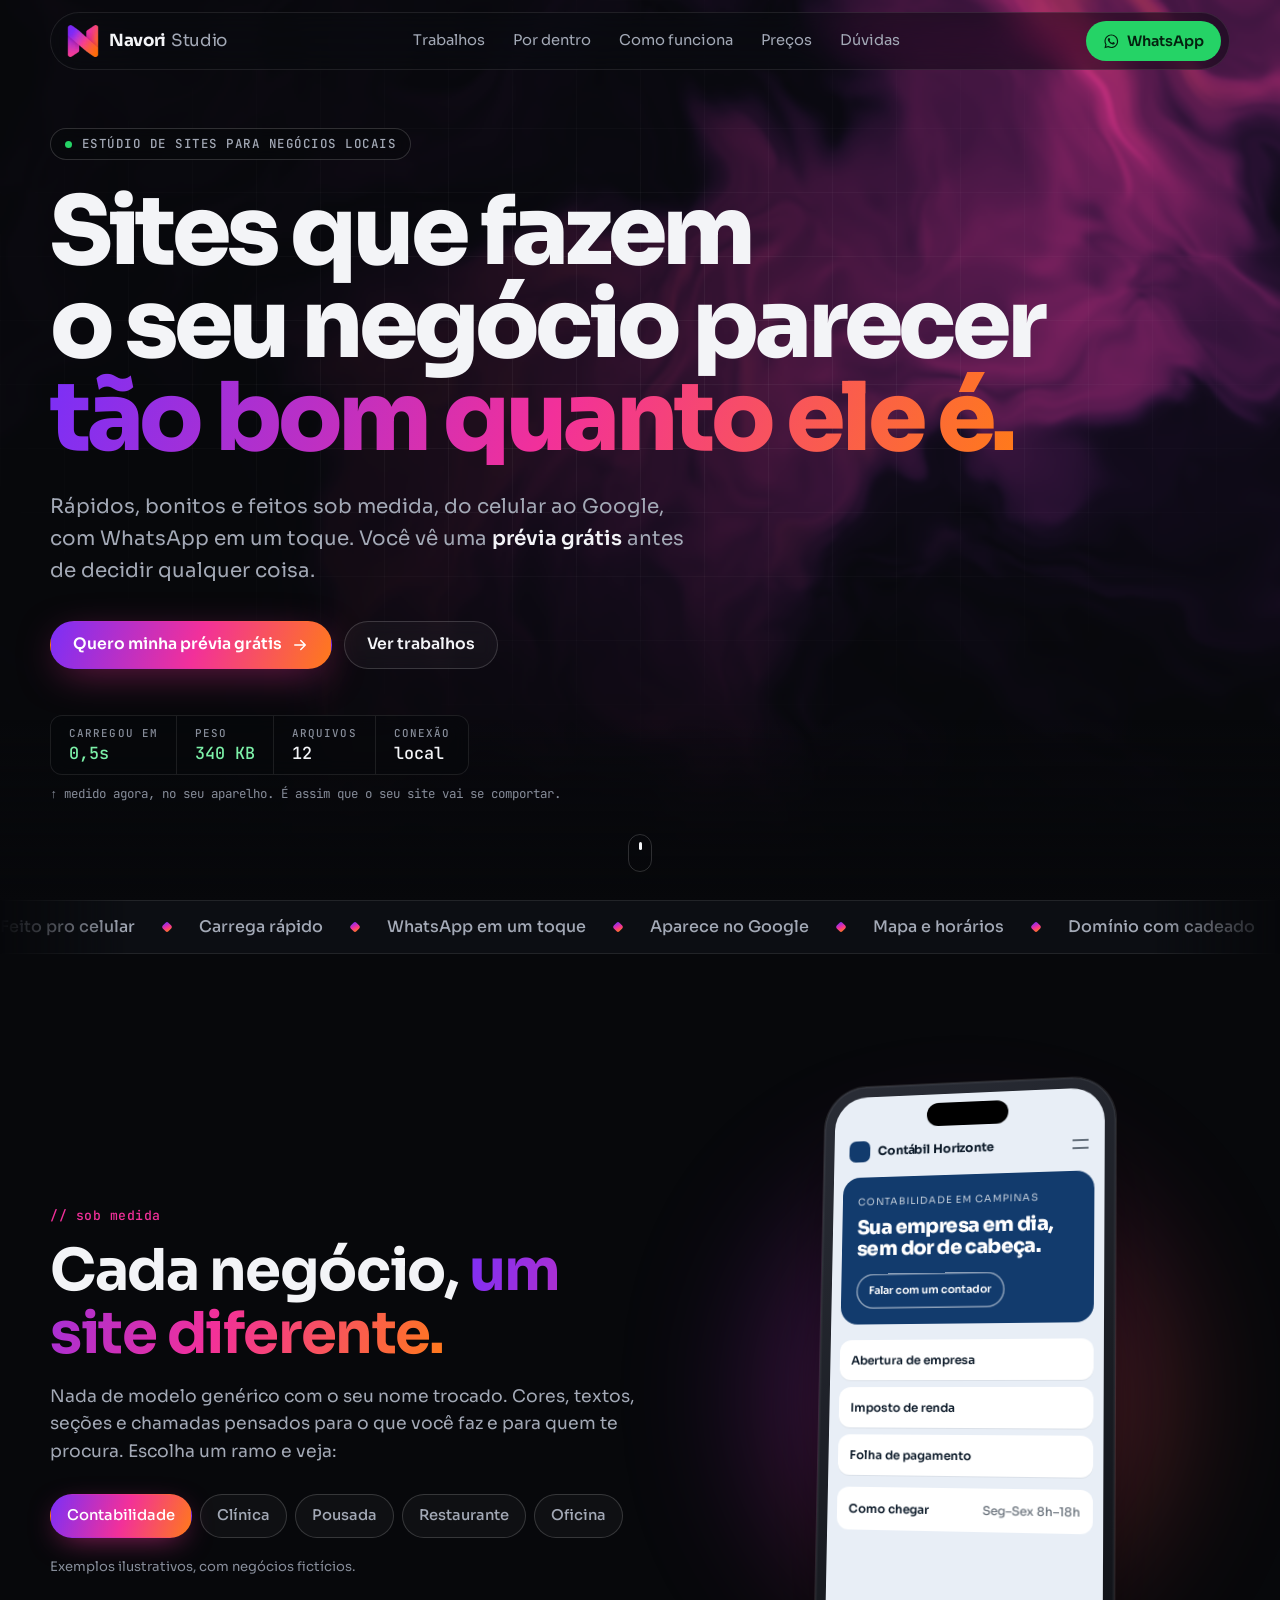
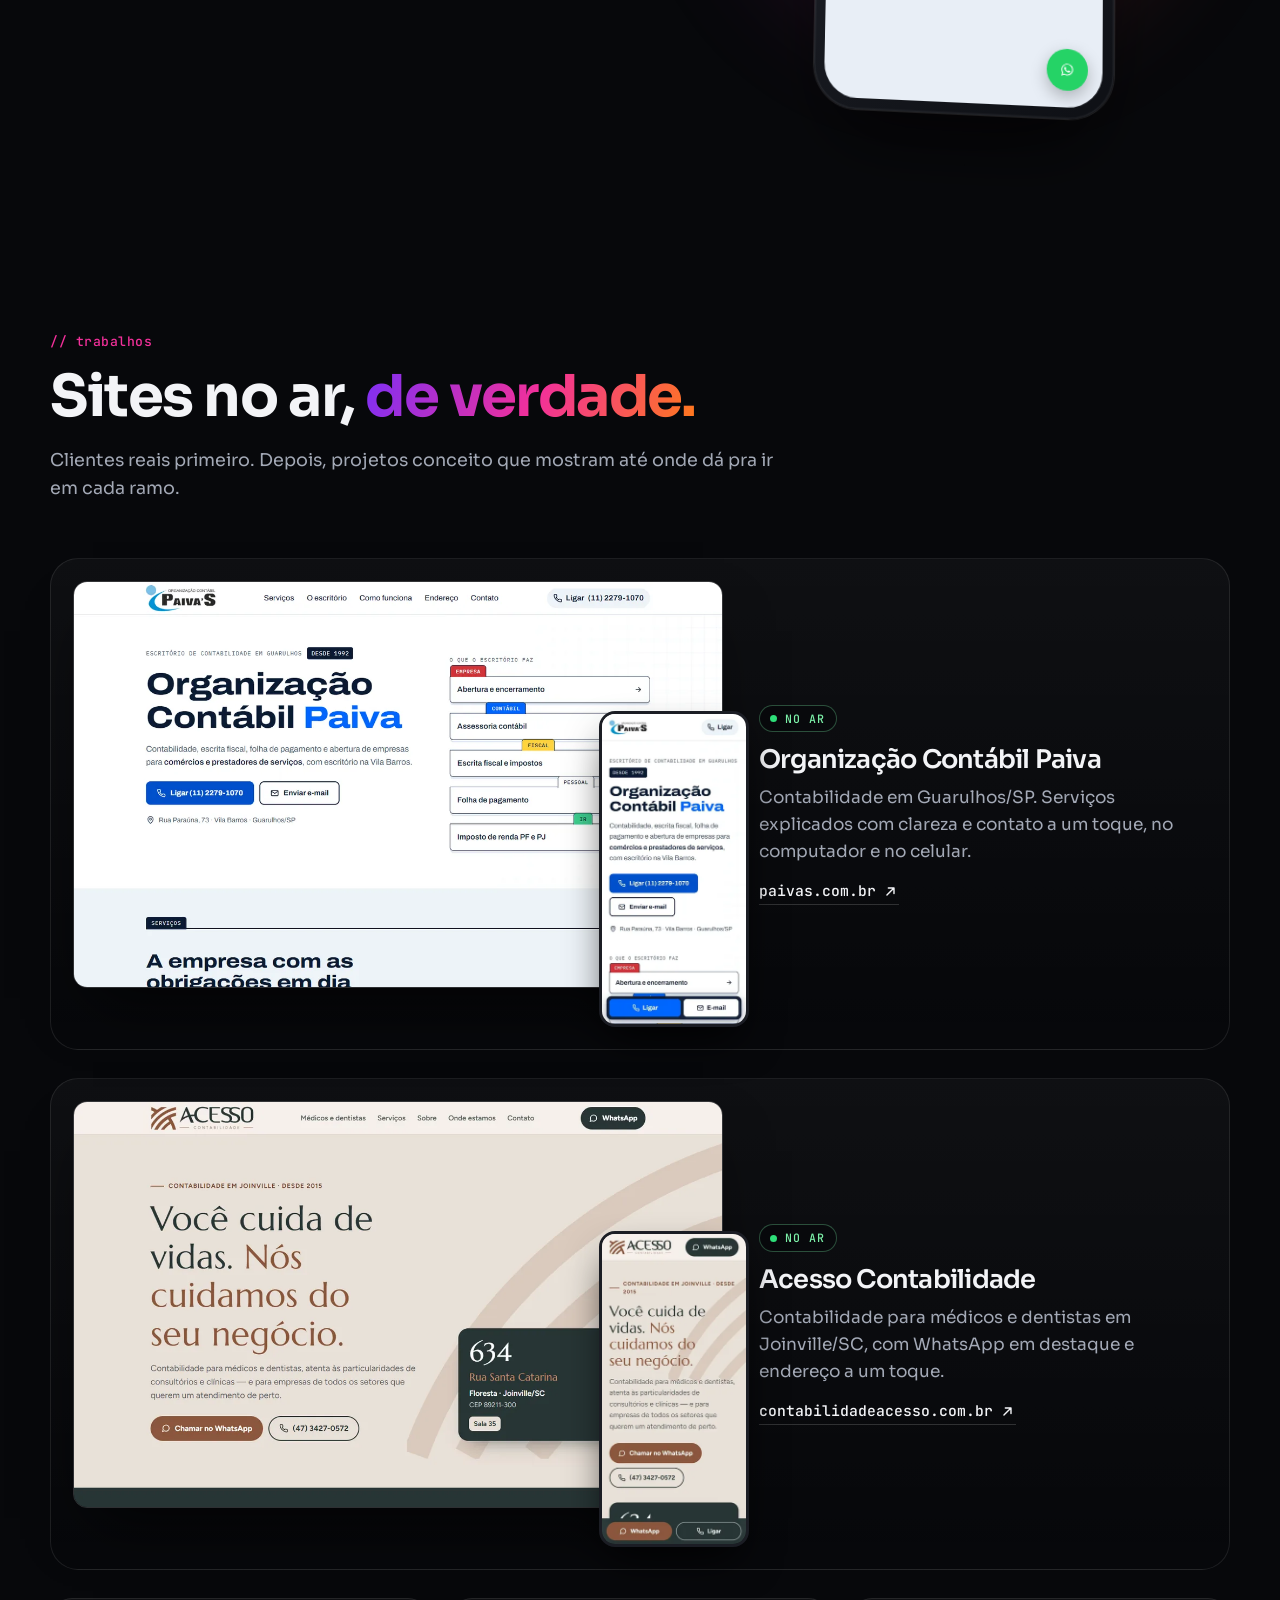
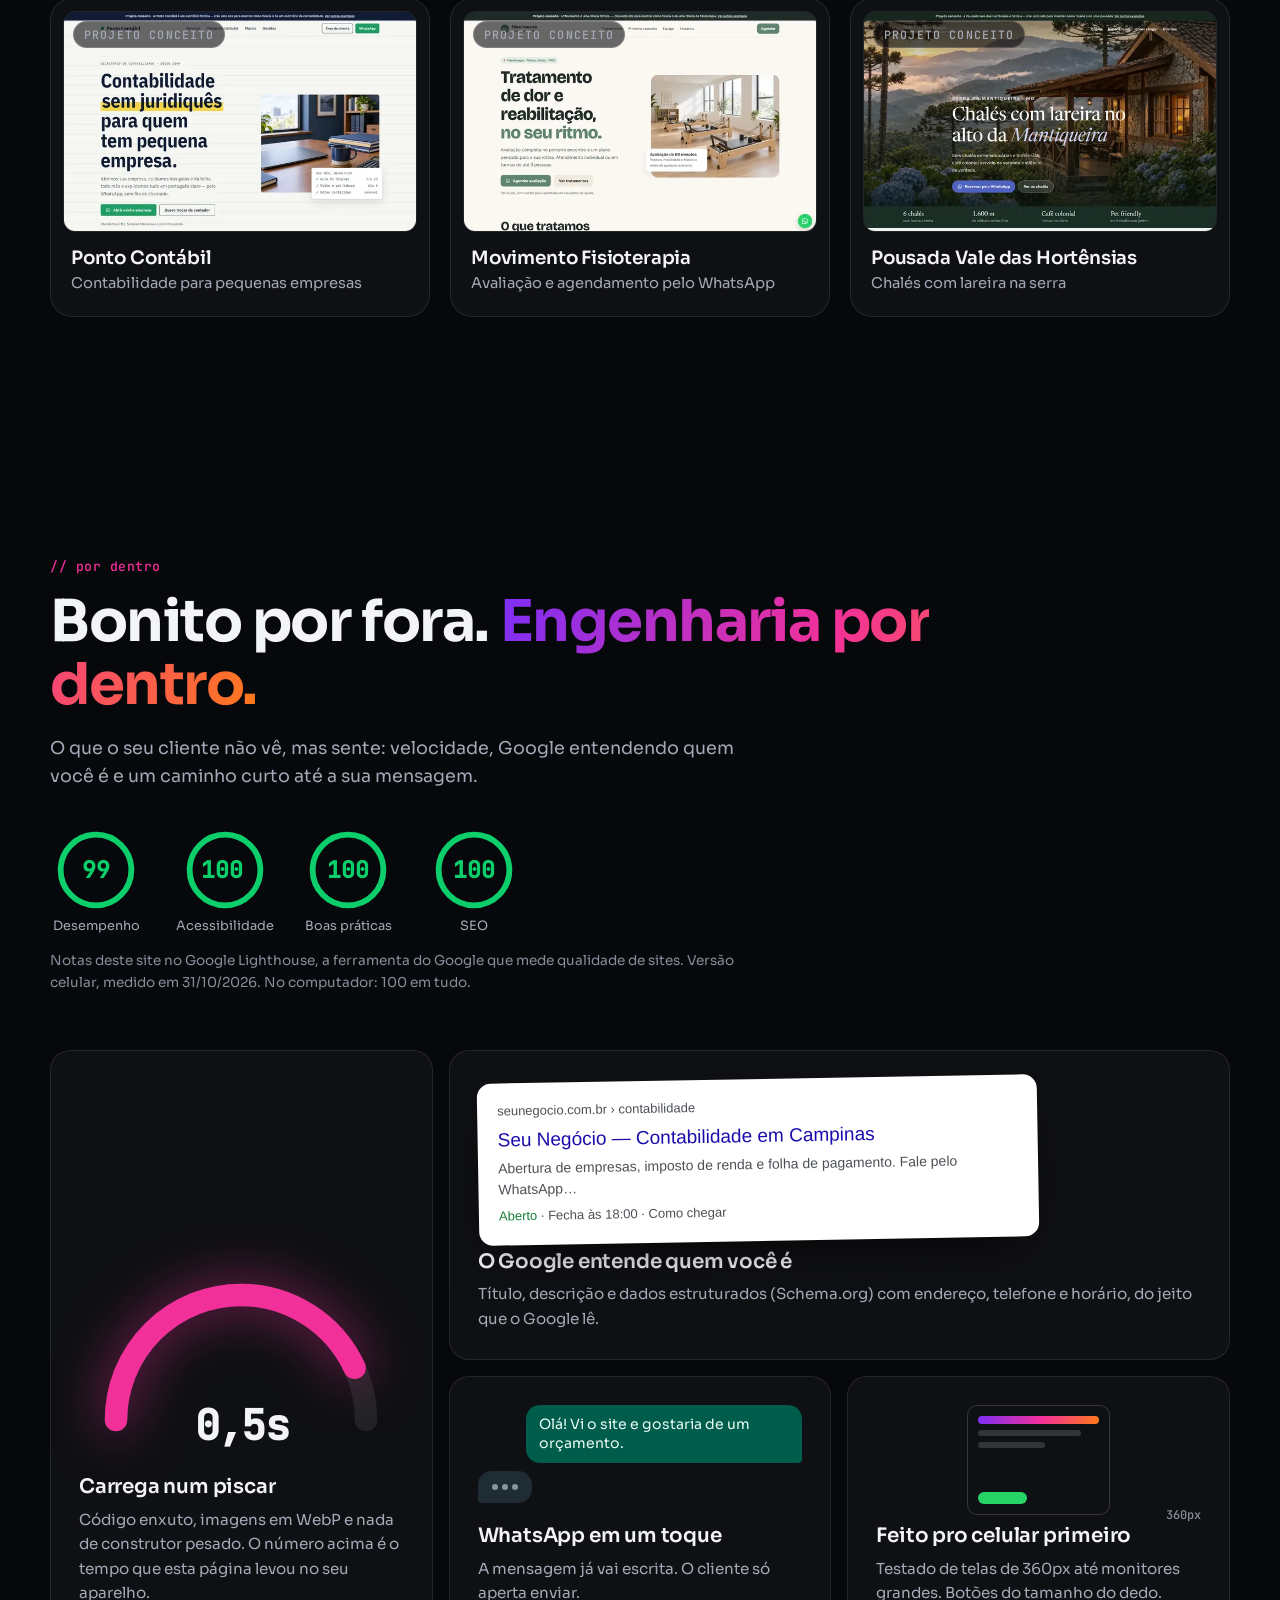
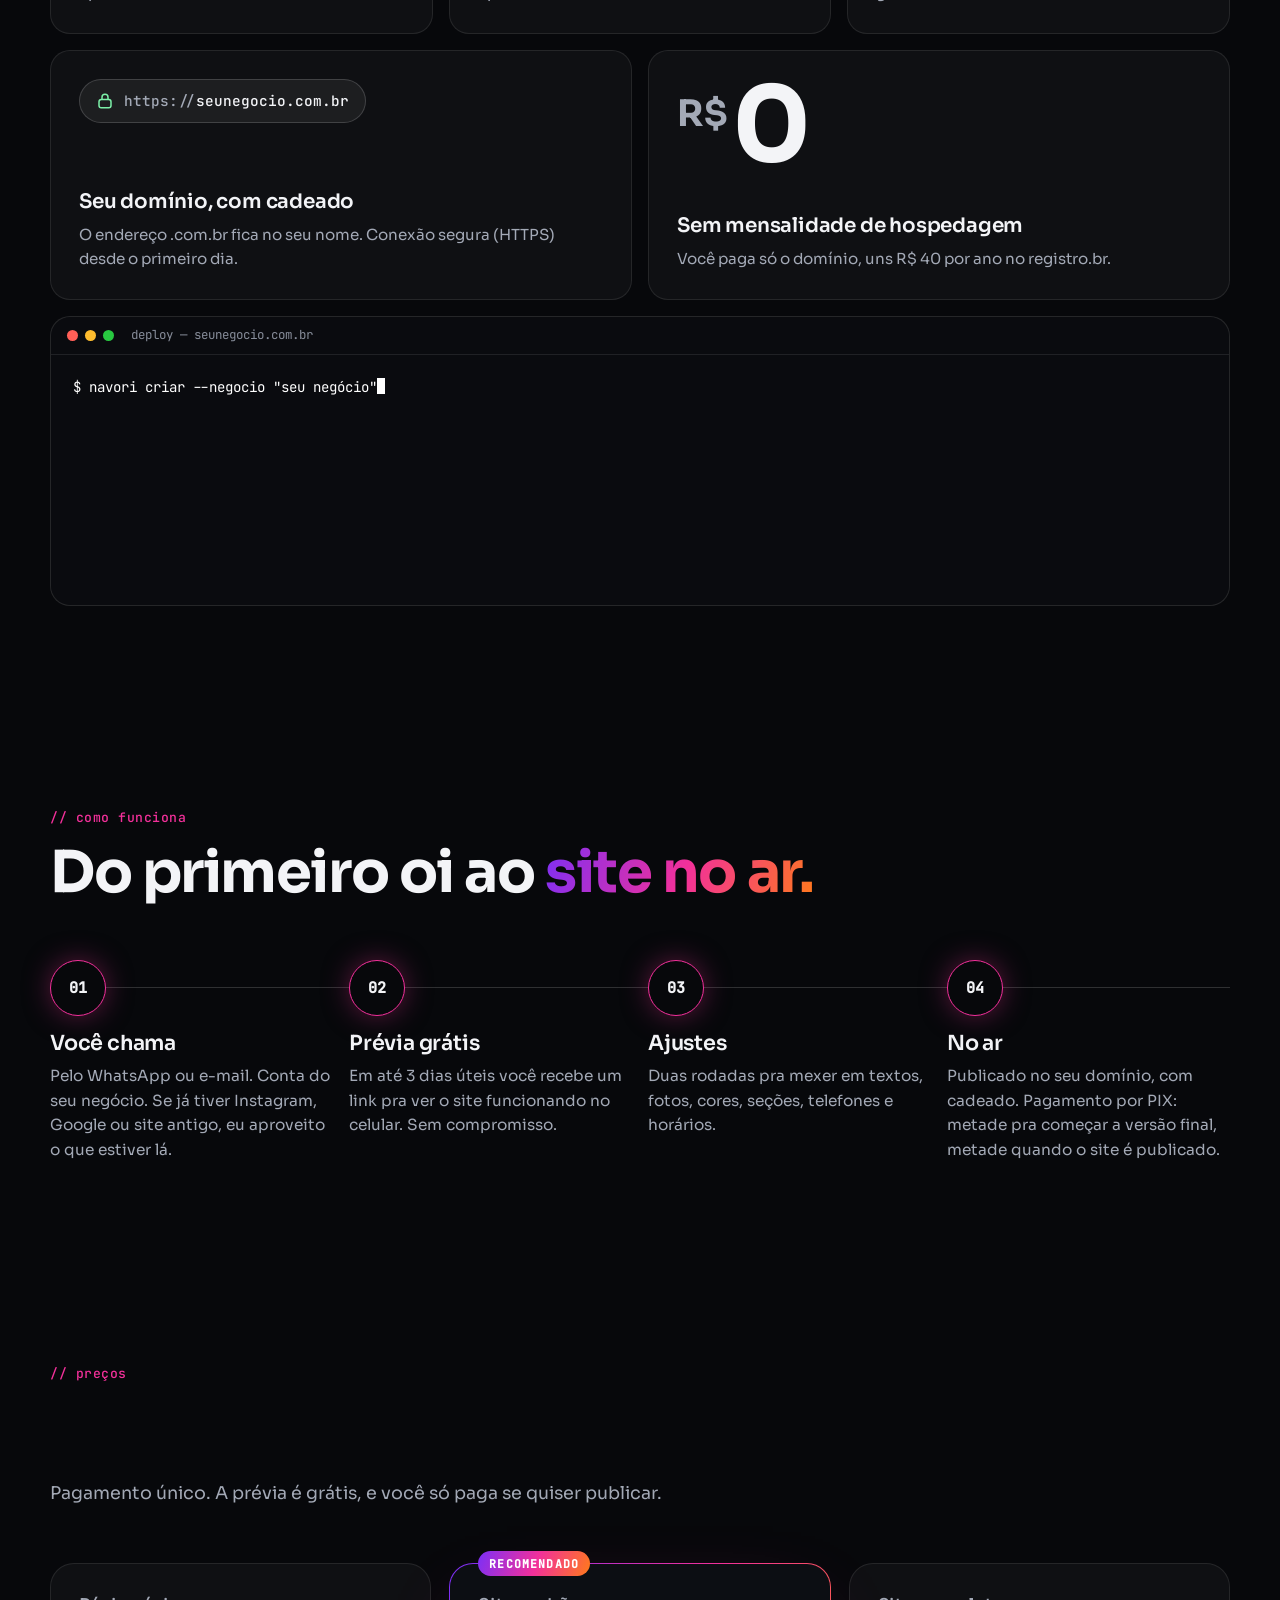
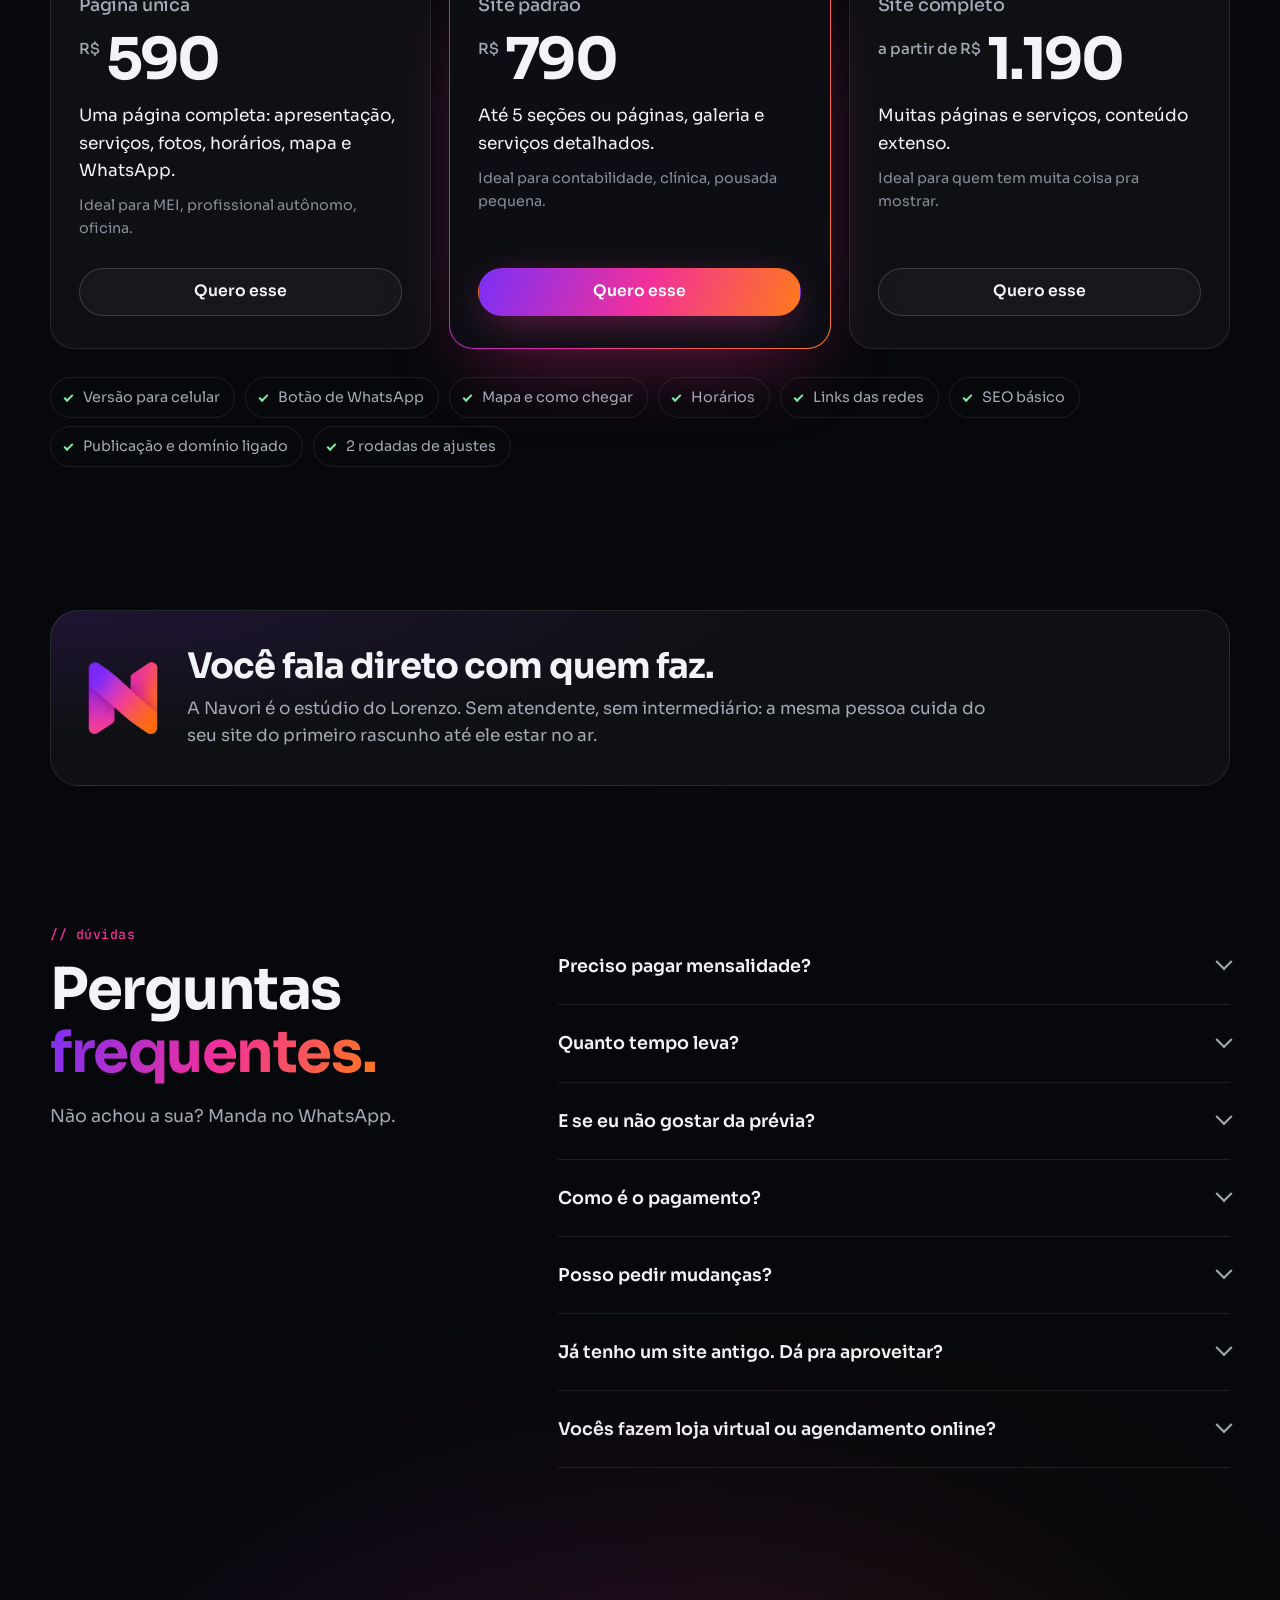
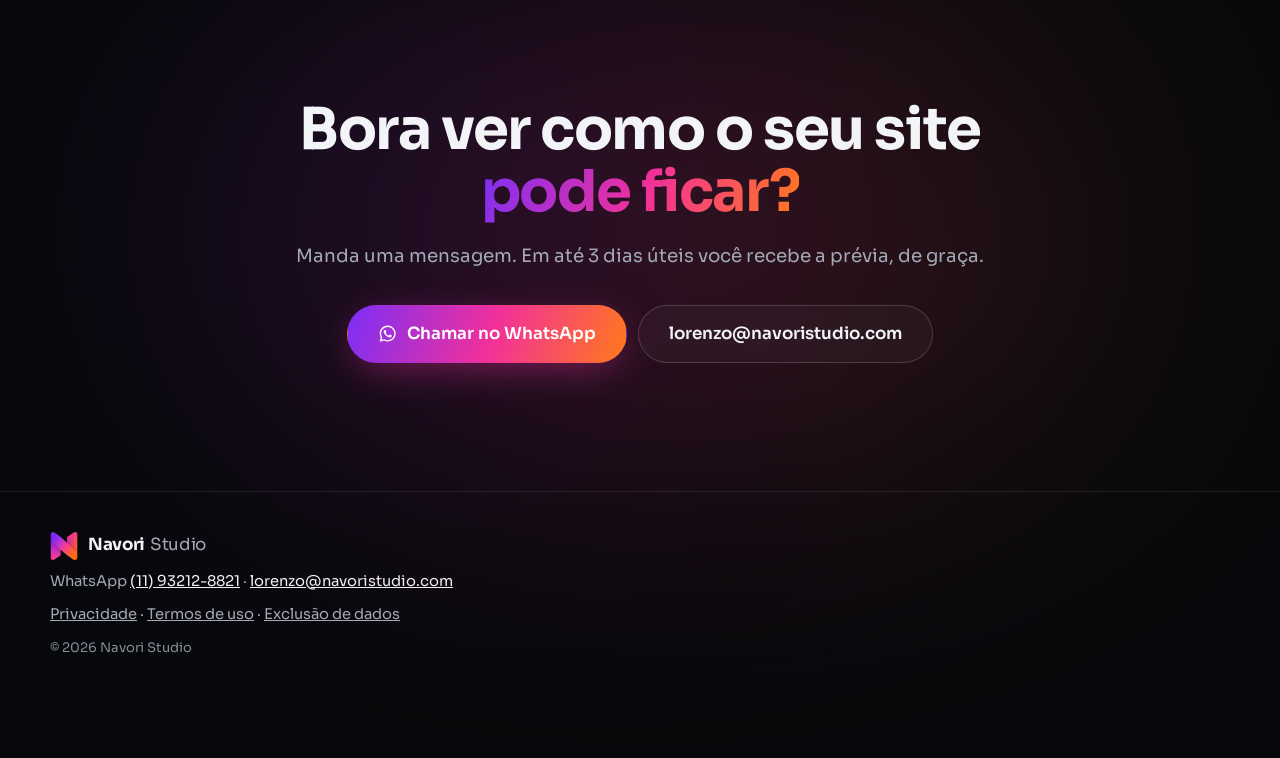
<file: index.html>
<!doctype html>
<html lang="pt-BR" class="no-js">
<head>
<meta charset="utf-8">
<meta name="viewport" content="width=device-width,initial-scale=1,viewport-fit=cover">
<title>Navori Studio — Sites rápidos e sob medida para negócios locais</title>
<meta name="description" content="Sites rápidos, bonitos e feitos sob medida para negócios locais: celular, Google, WhatsApp e domínio com cadeado. Veja uma prévia grátis antes de decidir.">
<link rel="canonical" href="https://navoristudio.com/">
<meta name="theme-color" content="#07080b">
<meta name="color-scheme" content="dark">
<meta property="og:type" content="website">
<meta property="og:locale" content="pt_BR">
<meta property="og:site_name" content="Navori Studio">
<meta property="og:title" content="Navori Studio — Sites rápidos e sob medida para negócios locais">
<meta property="og:description" content="Do celular ao Google, com WhatsApp em um toque. Prévia grátis antes de decidir.">
<meta property="og:url" content="https://navoristudio.com/">
<meta property="og:image" content="https://navoristudio.com/img/og.png">
<meta property="og:image:width" content="1200">
<meta property="og:image:height" content="630">
<meta name="twitter:card" content="summary_large_image">
<link rel="icon" href="img/favicon-32.png" sizes="32x32">
<link rel="apple-touch-icon" href="img/apple-touch-icon.png">
<link rel="manifest" href="manifest.webmanifest">
<link rel="preload" href="assets/fonts/sora.woff2" as="font" type="font/woff2" crossorigin>
<style>
@font-face{font-family:"Sora";src:url(assets/fonts/sora.woff2) format("woff2");font-weight:400 800;font-display:swap;unicode-range:U+0000-00FF,U+0131,U+0152-0153,U+02BB-02BC,U+02C6,U+02DA,U+02DC,U+2000-206F,U+20AC,U+2122,U+2212}
@font-face{font-family:"JetBrains Mono";src:url(assets/fonts/jetbrains-mono.woff2) format("woff2");font-weight:400 500;font-display:swap;unicode-range:U+0000-00FF,U+0131,U+0152-0153,U+2000-206F,U+20AC,U+2122,U+2212}
/* fallback with Sora's proportions, so the swap doesn't move the layout */
@font-face{font-family:"Sora Fallback";src:local("Arial");size-adjust:114%;font-weight:400 600}
@font-face{font-family:"Sora Fallback";src:local("Arial");size-adjust:108%;font-weight:700 800}

:root{
  --bg:#07080b; --bg2:#0c0e13; --panel:rgba(255,255,255,.035); --panel2:rgba(255,255,255,.06);
  --line:rgba(255,255,255,.09); --line2:rgba(255,255,255,.16);
  --text:#f3f4f7; --muted:#a3a9b6; --dim:#878d9a;
  --g1:#7b2ff7; --g2:#f2309a; --g3:#ff7a1a; --wa:#25d366;
  --grad:linear-gradient(110deg,var(--g1) 0%,var(--g2) 52%,var(--g3) 100%);
  --r:20px; --r-sm:12px;
  --font:"Sora","Sora Fallback",system-ui,-apple-system,"Segoe UI",Roboto,sans-serif;
  --mono:"JetBrains Mono",ui-monospace,SFMono-Regular,Consolas,monospace;
  --ease:cubic-bezier(.2,.7,.1,1);
  --wrap:1180px;
}
*,*::before,*::after{box-sizing:border-box}
html{scroll-behavior:smooth;-webkit-text-size-adjust:100%;scroll-padding-top:84px}
body{margin:0;background:var(--bg);color:var(--text);font:400 17px/1.6 var(--font);overflow-x:hidden;-webkit-font-smoothing:antialiased}
img{max-width:100%;height:auto;display:block}
a{color:inherit}
h1,h2,h3{line-height:1.08;letter-spacing:-.025em;margin:0}
h2{font-size:clamp(2rem,4.6vw,3.6rem);font-weight:700;max-width:22ch}
h3{font-size:1.15rem;font-weight:600;letter-spacing:-.01em}
p{margin:0}
::selection{background:var(--g2);color:#fff}
:focus-visible{outline:2px solid var(--g2);outline-offset:3px;border-radius:6px}
.i{width:1.15em;height:1.15em;flex:none}
.grad{background:var(--grad);-webkit-background-clip:text;background-clip:text;color:transparent}
.wrap{width:min(var(--wrap),100% - 32px);margin-inline:auto}
.skip{position:absolute;left:-999px;top:8px;z-index:100;background:#fff;color:#000;padding:10px 14px;border-radius:8px}
.skip:focus{left:8px}
.fine{color:var(--dim);font-size:.82rem;margin-top:18px}

/* progress bar */
.progress{position:fixed;inset:0 0 auto;height:2px;background:var(--grad);transform-origin:0 50%;transform:scaleX(0);z-index:60}

/* buttons */
.btn{--h:48px;display:inline-flex;align-items:center;justify-content:center;gap:.55em;min-height:var(--h);padding:0 22px;border-radius:999px;font:600 .98rem/1 var(--font);text-decoration:none;border:1px solid transparent;cursor:pointer;transition:transform .25s var(--ease),box-shadow .25s,background .25s,border-color .25s;will-change:transform}
.btn-sm{--h:40px;padding:0 16px;font-size:.9rem}
.btn-lg{--h:58px;padding:0 30px;font-size:1.05rem}
.btn-grad{background:var(--grad);color:#fff;box-shadow:0 10px 40px -10px rgba(242,48,154,.55)}
.btn-grad:hover{box-shadow:0 16px 50px -8px rgba(242,48,154,.75)}
.btn-ghost{background:var(--panel);border-color:var(--line2);color:var(--text);backdrop-filter:blur(8px)}
.btn-ghost:hover{background:var(--panel2);border-color:rgba(255,255,255,.3)}
.btn-wa{background:var(--wa);color:#04210f}
.btn-wa:hover{box-shadow:0 8px 30px -6px rgba(37,211,102,.6)}

/* nav */
.nav{position:fixed;top:12px;left:50%;transform:translateX(-50%);z-index:50;width:min(var(--wrap),100% - 24px);display:flex;align-items:center;justify-content:space-between;gap:16px;padding:8px 8px 8px 16px;border-radius:999px;background:rgba(10,11,15,.55);border:1px solid var(--line);backdrop-filter:blur(16px) saturate(140%);-webkit-backdrop-filter:blur(16px) saturate(140%);transition:background .3s,border-color .3s}
.nav.scrolled{background:rgba(10,11,15,.82);border-color:var(--line2)}
.brand{display:inline-flex;align-items:center;gap:10px;text-decoration:none;font-weight:700;font-size:1.05rem;letter-spacing:-.02em}
.brand b{font-weight:400;color:var(--muted);margin-left:.3em}
.nav nav{display:flex;gap:4px}
.nav nav a{text-decoration:none;color:var(--muted);font-size:.92rem;padding:8px 12px;border-radius:999px;transition:color .2s,background .2s}
.nav nav a:hover{color:var(--text);background:var(--panel2)}
@media (max-width:860px){.nav nav{display:none}}
@media (max-width:420px){.nav .btn-wa span{display:none}.nav .btn-wa{width:40px;padding:0}}

/* hero */
.hero{position:relative;min-height:100svh;display:flex;align-items:center;padding:120px 0 90px;overflow:hidden;isolation:isolate}
.hero-gl{position:absolute;inset:0;width:100%;height:100%;z-index:-2;opacity:0;transition:opacity 1.2s ease;background:radial-gradient(60% 50% at 70% 30%,rgba(123,47,247,.35),transparent 70%),radial-gradient(50% 50% at 30% 80%,rgba(255,122,26,.18),transparent 70%)}
.hero-gl.on{opacity:1}
.hero-grid{position:absolute;inset:0;z-index:-1;background-image:linear-gradient(var(--line) 1px,transparent 1px),linear-gradient(90deg,var(--line) 1px,transparent 1px);background-size:64px 64px;mask-image:radial-gradient(ellipse 80% 60% at 50% 40%,#000 20%,transparent 75%);-webkit-mask-image:radial-gradient(ellipse 80% 60% at 50% 40%,#000 20%,transparent 75%);opacity:.5}
.hero::after{content:"";position:absolute;inset:auto 0 0;height:180px;background:linear-gradient(transparent,var(--bg));z-index:-1}
.eyebrow{display:inline-flex;align-items:center;gap:10px;font:500 .78rem/1 var(--mono);letter-spacing:.12em;text-transform:uppercase;color:var(--muted);padding:9px 14px;border:1px solid var(--line2);border-radius:999px;background:rgba(7,8,11,.5);backdrop-filter:blur(6px)}
.dot{width:7px;height:7px;border-radius:50%;background:var(--wa);box-shadow:0 0 0 0 rgba(37,211,102,.6);animation:ping 2.2s infinite}
@keyframes ping{70%{box-shadow:0 0 0 9px rgba(37,211,102,0)}100%{box-shadow:0 0 0 0 rgba(37,211,102,0)}}
.hero-title{font-size:clamp(2.6rem,7.4vw,6.1rem);font-weight:800;letter-spacing:-.045em;line-height:.98;margin:26px 0 26px;max-width:11em}
.hero-title .line{display:block}
/* transform-only entrance: text is painted at once (fast LCP), then glides into place */
.rise{animation:rise 1s var(--ease) both}
.hero-title .line>span{display:inline-block;animation:rise 1s var(--ease) both}
.hero-title .line:nth-child(2)>span{animation-delay:.06s}
.hero-title .line:nth-child(3)>span{animation-delay:.12s}
.lead.rise{animation-delay:.18s}.cta-row.rise{animation-delay:.24s}.hud.rise{animation-delay:.3s}
@keyframes rise{from{transform:translateY(22px)}}
.lead{font-size:clamp(1.05rem,1.6vw,1.25rem);color:var(--muted);max-width:32em}
.lead strong{color:var(--text);font-weight:600}
.cta-row{display:flex;flex-wrap:wrap;gap:12px;margin-top:34px}
.cta-row.center{justify-content:center}
.hud{display:grid;grid-template-columns:repeat(4,auto);justify-content:start;gap:0;margin:46px 0 0;border:1px solid var(--line);border-radius:var(--r-sm);background:rgba(7,8,11,.55);backdrop-filter:blur(10px);width:max-content;max-width:100%;overflow:hidden}
.hud div{padding:12px 18px;border-right:1px solid var(--line)}
.hud div:last-child{border-right:0}
.hud dt{font:500 .68rem/1 var(--mono);text-transform:uppercase;letter-spacing:.1em;color:var(--dim)}
.hud dd{margin:6px 0 0;font:500 1.05rem/1 var(--mono);color:var(--text)}
.hud dd.good{color:#7cf0a8}
.hud-note{font:400 .78rem/1.4 var(--mono);color:var(--dim);margin-top:10px}
@media (max-width:560px){.hud{grid-template-columns:repeat(2,1fr);width:100%}.hud div:nth-child(2){border-right:0}.hud div:nth-child(-n+2){border-bottom:1px solid var(--line)}}
.scroll-cue{position:absolute;left:50%;bottom:28px;width:24px;height:38px;border:1.5px solid var(--line2);border-radius:14px;transform:translateX(-50%)}
.scroll-cue span{position:absolute;left:50%;top:7px;width:3px;height:8px;margin-left:-1.5px;border-radius:2px;background:var(--text);animation:cue 1.8s infinite}
@keyframes cue{0%{opacity:0;transform:translateY(0)}30%{opacity:1}100%{opacity:0;transform:translateY(12px)}}
@media (max-height:720px){.scroll-cue{display:none}}
@media (max-width:480px){.eyebrow{font-size:.66rem;letter-spacing:.06em;padding:8px 12px}}

/* marquee */
.marquee{border-block:1px solid var(--line);background:var(--bg2);overflow:hidden;padding:18px 0;mask-image:linear-gradient(90deg,transparent,#000 10%,#000 90%,transparent);-webkit-mask-image:linear-gradient(90deg,transparent,#000 10%,#000 90%,transparent)}
.marquee-track{display:flex;align-items:center;gap:28px;width:max-content;animation:marq 40s linear infinite}
.marquee span{font:500 1rem/1 var(--font);white-space:nowrap;color:var(--muted)}
.marquee i{width:8px;height:8px;border-radius:2px;background:var(--grad);transform:rotate(45deg);flex:none}
.marquee:hover .marquee-track{animation-play-state:paused}
@keyframes marq{to{transform:translateX(-50%)}}

/* sections */
.section{padding:clamp(64px,8vw,110px) 0}
.kicker{font:500 .82rem/1 var(--mono);color:var(--g2);margin-bottom:18px;letter-spacing:.04em}
.section-lead{color:var(--muted);font-size:1.1rem;max-width:56ch;margin-top:18px}

/* reveal */
.reveal{opacity:0;transform:translateY(26px);transition:opacity .9s var(--ease),transform .9s var(--ease)}
.reveal.in{opacity:1;transform:none}
.no-js .reveal{opacity:1;transform:none}

/* demo */
.demo-grid{display:grid;grid-template-columns:1.05fr .95fr;gap:60px;align-items:center}
.demo-copy p:not(.kicker):not(.fine){color:var(--muted);font-size:1.08rem;margin-top:18px;max-width:46ch}
.chips{display:flex;flex-wrap:wrap;gap:8px;margin-top:28px}
.chips button{font:500 .92rem/1 var(--font);color:var(--muted);background:var(--panel);border:1px solid var(--line2);padding:12px 16px;border-radius:999px;cursor:pointer;min-height:44px;transition:all .25s var(--ease)}
.chips button:hover{color:var(--text);border-color:rgba(255,255,255,.3)}
.chips button[aria-selected="true"]{color:#fff;background:var(--grad);border-color:transparent;box-shadow:0 8px 30px -10px rgba(242,48,154,.7)}
.phone-stage{position:relative;display:grid;place-items:center;padding:20px 0}
.phone{position:relative;width:min(300px,78vw);aspect-ratio:9/19;border-radius:44px;padding:11px;background:linear-gradient(145deg,#2a2d36,#0e1015);box-shadow:0 0 0 1px rgba(255,255,255,.1),0 40px 80px -20px rgba(0,0,0,.8),inset 0 0 0 1.5px rgba(255,255,255,.06);z-index:1;transform:perspective(1200px) rotateY(-10deg) rotateX(4deg);transition:transform .8s var(--ease)}
.phone-stage:hover .phone{transform:perspective(1200px) rotateY(-3deg) rotateX(1deg)}
.phone-notch{position:absolute;top:20px;left:50%;width:84px;height:24px;margin-left:-42px;border-radius:14px;background:#000;z-index:3}
.phone-glow{position:absolute;width:70%;height:60%;background:var(--grad);filter:blur(80px);opacity:.35;border-radius:50%}
.phone-screen{--p:#123b6d;--a:#e8eef6;--t:#0d1b2a;--c:#fff;--btn:#123b6d;--btnt:#fff;height:100%;border-radius:34px;overflow:hidden;background:var(--a);color:var(--t);position:relative;display:flex;flex-direction:column;font-size:12px;transition:background .5s,color .5s}
.ds-bar{display:flex;align-items:center;gap:8px;padding:46px 16px 12px}
.ds-logo{width:22px;height:22px;border-radius:7px;background:var(--p);transition:background .5s,border-radius .5s}
.ds-name{font-weight:700;font-size:12.5px;flex:1;letter-spacing:-.01em}
.ds-menu{width:16px;height:10px;border-block:2px solid currentColor;position:relative;opacity:.6}
.ds-hero{padding:18px 16px 16px;background:var(--p);color:var(--btnt);margin:4px 10px;border-radius:18px;transition:background .5s}
.ds-tag{font-size:10px;text-transform:uppercase;letter-spacing:.1em;opacity:.75}
.ds-h{font-size:20px;line-height:1.1;font-weight:800;letter-spacing:-.03em;margin:8px 0 14px}
.ds-btn{display:inline-block;background:var(--btn);color:var(--btnt);padding:9px 13px;border-radius:999px;font-weight:600;font-size:11px;box-shadow:inset 0 0 0 1.5px rgba(255,255,255,.5);transition:background .5s}
.ds-cards{display:grid;gap:7px;padding:12px 10px}
.ds-cards span{background:var(--c);padding:11px 12px;border-radius:12px;font-weight:600;box-shadow:0 1px 0 rgba(0,0,0,.06);transition:background .5s}
.ds-map{margin:0 10px;padding:12px;border-radius:12px;background:var(--c);display:flex;justify-content:space-between;font-weight:600;transition:background .5s}
.ds-map span:last-child{opacity:.6;font-weight:500}
.ds-wa{position:absolute;right:14px;bottom:16px;width:40px;height:40px;border-radius:50%;background:var(--wa);color:#fff;display:grid;place-items:center;box-shadow:0 6px 16px rgba(0,0,0,.25)}
.phone-screen.swap>*{animation:swap .55s var(--ease) both}
.phone-screen.swap>*:nth-child(2){animation-delay:.05s}.phone-screen.swap>*:nth-child(3){animation-delay:.1s}.phone-screen.swap>*:nth-child(4){animation-delay:.15s}
@keyframes swap{from{opacity:0;transform:translateY(12px)}to{opacity:1;transform:none}}
.phone-screen[data-theme="clinica"]{--p:#0f766e;--a:#f0faf8;--t:#0b2b28;--c:#fff;--btn:#fff;--btnt:#0f766e}
.phone-screen[data-theme="clinica"] .ds-btn{color:#0f766e;box-shadow:none}
.phone-screen[data-theme="clinica"] .ds-hero{color:#fff}
.phone-screen[data-theme="pousada"]{--p:#3b2f2a;--a:#f6efe6;--t:#2b211c;--c:#fffaf3;--btn:#c8873a;--btnt:#fff}
.phone-screen[data-theme="pousada"] .ds-h{font-family:Georgia,serif;font-weight:600;letter-spacing:-.01em}
.phone-screen[data-theme="pousada"] .ds-logo{border-radius:50%}
.phone-screen[data-theme="restaurante"]{--p:#b42318;--a:#fff6ec;--t:#2a120c;--c:#fff;--btn:#f6c343;--btnt:#2a120c}
.phone-screen[data-theme="restaurante"] .ds-hero{color:#fff}
.phone-screen[data-theme="restaurante"] .ds-btn{box-shadow:none}
.phone-screen[data-theme="oficina"]{--p:#111;--a:#1c1c1e;--t:#f2f2f2;--c:#2a2a2d;--btn:#ffcc00;--btnt:#111}
.phone-screen[data-theme="oficina"] .ds-btn{box-shadow:none}
.phone-screen[data-theme="oficina"] .ds-hero{background:linear-gradient(135deg,#111,#2b2b2b);border:1px solid #333;color:#fff}
@media (max-width:900px){.demo-grid{grid-template-columns:1fr;gap:30px}.phone{transform:none}}

/* work */
.work-real{display:grid;gap:28px;margin-top:56px}
.work{display:grid;grid-template-columns:1.45fr 1fr;gap:36px;align-items:center;padding:22px;border:1px solid var(--line);border-radius:28px;background:linear-gradient(180deg,var(--panel),transparent)}
.work-media{position:relative;display:block;border-radius:16px;padding-bottom:6%}
.shot-d{border-radius:14px;border:1px solid var(--line2);box-shadow:0 30px 60px -20px rgba(0,0,0,.7);transition:transform .7s var(--ease)}
.shot-m{position:absolute;right:-4%;bottom:0;width:23%;border-radius:16px;border:3px solid #1b1d24;box-shadow:0 20px 40px -10px rgba(0,0,0,.8);transition:transform .7s var(--ease)}
.work:hover .shot-d{transform:translateY(-6px)}
.work:hover .shot-m{transform:translateY(-14px) rotate(-2deg)}
.work-meta h3{font-size:1.6rem;margin:14px 0 10px;letter-spacing:-.03em}
.work-meta p{color:var(--muted)}
.link{display:inline-flex;align-items:center;gap:6px;margin-top:18px;font:500 .92rem/1 var(--mono);color:var(--text);text-decoration:none;border-bottom:1px solid var(--line2);padding-bottom:4px}
.link:hover{border-color:var(--g2)}
.badge{display:inline-flex;align-items:center;gap:8px;font:500 .72rem/1 var(--mono);text-transform:uppercase;letter-spacing:.1em;padding:7px 10px;border-radius:999px;border:1px solid var(--line2);color:var(--muted);background:rgba(7,8,11,.6)}
.badge.live{color:#7cf0a8;border-color:rgba(124,240,168,.3)}
.pulse{width:7px;height:7px;border-radius:50%;background:#2fe07a;animation:ping 2s infinite;box-shadow:0 0 0 0 rgba(47,224,122,.6)}
.work-concepts{display:grid;grid-template-columns:repeat(3,1fr);gap:20px;margin-top:28px}
.concept{position:relative;display:block;text-decoration:none;padding:12px 12px 20px;border:1px solid var(--line);border-radius:22px;background:var(--panel);transition:border-color .3s}
.concept:hover{border-color:var(--line2)}
.concept img{border-radius:12px;border:1px solid var(--line);aspect-ratio:16/10;object-fit:cover;object-position:top}
.concept .badge{position:absolute;top:22px;left:22px}
.concept h3{margin:16px 8px 4px}
.concept p{margin:0 8px;color:var(--muted);font-size:.92rem}
@media (max-width:900px){.work{grid-template-columns:1fr;gap:18px}.work-concepts{grid-template-columns:1fr}}
.tilt{transform-style:preserve-3d}

.lh{display:flex;flex-wrap:wrap;gap:14px 34px;margin-top:40px}
.ring{position:relative;display:grid;justify-items:center;gap:8px;width:92px}
.ring svg{width:80px;height:80px;transform:rotate(-90deg)}
.ring circle{fill:none;stroke-width:2.6}
.r-bg{stroke:rgba(12,206,107,.15)}
.r-fg{stroke:#0cce6b;stroke-linecap:round;stroke-dasharray:0 100;transition:stroke-dasharray 1.6s var(--ease) .2s}
.lh.in .r-fg{stroke-dasharray:var(--v) 100}
.ring b{position:absolute;top:0;height:80px;display:grid;place-items:center;font:600 1.45rem/1 var(--mono);color:#0cce6b}
.ring span{font-size:.8rem;color:var(--muted);text-align:center;line-height:1.25}
.lh-note{color:var(--dim);font-size:.85rem;margin-top:16px;max-width:70ch}
/* bento */
.bento{display:grid;grid-template-columns:repeat(6,1fr);gap:16px;margin-top:56px}
.cell{position:relative;padding:28px;border:1px solid var(--line);border-radius:var(--r);background:var(--panel);overflow:hidden;display:flex;flex-direction:column;justify-content:flex-end;gap:10px;min-height:250px}
.cell h3{font-size:1.25rem}
.cell p{color:var(--muted);font-size:.95rem}
.cell-speed{grid-column:span 2;grid-row:span 2}
.cell-serp{grid-column:span 4}
.cell-wa,.cell-resp{grid-column:span 2}
.cell-lock,.cell-zero{grid-column:span 3}
.cell-term{grid-column:span 6;padding:0;min-height:0}
@media (max-width:980px){.bento{grid-template-columns:repeat(2,1fr)}.bento>.cell{grid-column:span 1;grid-row:auto}.cell-serp,.cell-term,.cell-speed{grid-column:span 2}}
@media (max-width:600px){.bento{grid-template-columns:1fr}.bento>.cell{grid-column:auto!important}}
.spot::before{content:"";position:absolute;inset:0;border-radius:inherit;pointer-events:none;background:radial-gradient(420px circle at var(--mx,50%) var(--my,-40%),rgba(242,48,154,.13),transparent 45%);opacity:0;transition:opacity .4s}
.spot::after{content:"";position:absolute;inset:0;border-radius:inherit;padding:1px;pointer-events:none;background:radial-gradient(300px circle at var(--mx,50%) var(--my,-40%),rgba(255,255,255,.35),transparent 50%);-webkit-mask:linear-gradient(#000 0 0) content-box,linear-gradient(#000 0 0);-webkit-mask-composite:xor;mask-composite:exclude;opacity:0;transition:opacity .4s}
.spot:hover::before,.spot:hover::after{opacity:1}
.gauge{position:relative;margin:auto 0 18px;width:100%;max-width:300px;align-self:center}
.gauge svg{width:100%;overflow:visible}
.gauge path{fill:none;stroke-width:9;stroke-linecap:round}
.g-track{stroke:rgba(255,255,255,.08)}
.g-fill{stroke:url(#none);stroke:var(--g2);stroke-dasharray:157;stroke-dashoffset:157;transition:stroke-dashoffset 1.6s var(--ease);filter:drop-shadow(0 0 10px rgba(242,48,154,.6))}
.g-val{position:absolute;left:0;right:0;bottom:2px;text-align:center;font:600 2.6rem/1 var(--mono);letter-spacing:-.04em}
.serp{display:flex;flex-direction:column;gap:6px;padding:18px 20px;border-radius:14px;background:#fff;color:#202124;margin-bottom:auto;font-family:Arial,sans-serif;max-width:560px;box-shadow:0 20px 50px -20px rgba(0,0,0,.8);transform:rotate(-1deg)}
.serp-url{font-size:13px;color:#4d5156}
.serp-title{font-size:19px;color:#1a0dab;line-height:1.3}
.serp-desc{font-size:14px;color:#4d5156;line-height:1.5}
.serp-rich{font-size:13px;color:#4d5156}.serp-rich b{color:#188038;font-weight:400}
.chat{display:flex;flex-direction:column;gap:8px;margin-bottom:auto}
.bubble{max-width:85%;padding:10px 13px;border-radius:14px;font-size:.88rem;line-height:1.35}
.bubble.out{align-self:flex-end;background:#005c4b;color:#e9fdf5;border-bottom-right-radius:4px}
.bubble.in{align-self:flex-start;background:#202c33;border-bottom-left-radius:4px;display:flex;gap:4px;padding:13px 14px}
.typing i{width:6px;height:6px;border-radius:50%;background:#8696a0;animation:typ 1.2s infinite}
.typing i:nth-child(2){animation-delay:.15s}.typing i:nth-child(3){animation-delay:.3s}
@keyframes typ{0%,60%,100%{transform:none;opacity:.5}30%{transform:translateY(-4px);opacity:1}}
.resize{position:relative;margin-bottom:auto;height:110px;display:flex;align-items:center;justify-content:center}
.rz-box{display:flex;flex-direction:column;gap:6px;padding:10px;border:1.5px solid var(--line2);border-radius:10px;width:44%;height:100%;animation:rz 5s var(--ease) infinite alternate}
.rz-bar{height:8px;border-radius:4px;background:var(--grad)}
.rz-l{height:6px;border-radius:3px;background:rgba(255,255,255,.15);width:85%}.rz-l.s{width:55%}
.rz-btn{margin-top:auto;height:12px;width:40%;border-radius:6px;background:var(--wa)}
.rz-px{position:absolute;right:0;bottom:-6px;font:500 .75rem/1 var(--mono);color:var(--dim)}
@keyframes rz{to{width:96%}}
.lock{display:flex;align-items:center;gap:10px;margin-bottom:auto;padding:12px 16px;border-radius:999px;background:rgba(255,255,255,.06);border:1px solid var(--line2);width:max-content;max-width:100%;font:500 .9rem/1 var(--mono);color:var(--muted)}
.lock b{color:var(--text);font-weight:500}
.lock svg{width:18px;height:18px;fill:none;stroke:#7cf0a8;stroke-width:2}
.cell .zero{margin-bottom:auto;color:var(--text);font:700 clamp(4rem,9vw,6.5rem)/.9 var(--font);letter-spacing:-.06em}
.cell .zero span{font-size:.35em;vertical-align:super;margin-right:.1em;color:var(--muted);letter-spacing:0}
.term{background:#0a0b0f;border-radius:var(--r);overflow:hidden}
.term-bar{display:flex;align-items:center;gap:7px;padding:12px 16px;border-bottom:1px solid var(--line);font:400 .78rem/1 var(--mono);color:var(--dim)}
.term-bar i{width:11px;height:11px;border-radius:50%;background:#3a3d46}
.term-bar i:nth-child(1){background:#ff5f57}.term-bar i:nth-child(2){background:#febc2e}.term-bar i:nth-child(3){background:#28c840}
.term-bar span{margin-left:10px}
.term-body{margin:0;padding:20px 22px 26px;min-height:250px;font:400 .88rem/1.75 var(--mono);color:#c9ced8;white-space:pre-wrap;word-break:break-word}
.term-body .ok{color:#7cf0a8}.term-body .cmd{color:#fff}.term-body .mut{color:var(--dim)}.term-body .hl{color:#ff9ad0}
.term-body .caret{display:inline-block;width:8px;height:1.1em;background:#fff;vertical-align:-2px;animation:blink 1s steps(1) infinite}
@keyframes blink{50%{opacity:0}}

/* steps */
.steps{list-style:none;margin:56px 0 0;padding:0;display:grid;grid-template-columns:repeat(4,1fr);gap:16px;position:relative}
.steps::before{content:"";position:absolute;left:0;right:0;top:27px;height:1px;background:var(--line2)}
.steps::after{content:"";position:absolute;left:0;right:0;top:27px;height:1px;background:var(--grad);transform:scaleX(var(--prog,0));transform-origin:0 50%;transition:transform .2s linear}
.step{position:relative;padding-top:72px}
.step-n{position:absolute;top:0;left:0;width:56px;height:56px;border-radius:50%;display:grid;place-items:center;font:600 .95rem/1 var(--mono);background:var(--bg);border:1px solid var(--line2);z-index:1;transition:border-color .5s,box-shadow .5s}
.step.in .step-n{border-color:var(--g2);box-shadow:0 0 30px -4px rgba(242,48,154,.5)}
.step h3{font-size:1.3rem;margin-bottom:10px}
.step p{color:var(--muted);font-size:.96rem}
@media (max-width:900px){.steps{grid-template-columns:1fr 1fr;row-gap:40px}.steps::before,.steps::after{display:none}}
@media (max-width:560px){.steps{grid-template-columns:1fr}}

/* pricing */
.prices{display:grid;grid-template-columns:repeat(3,1fr);gap:18px;margin-top:56px;align-items:stretch}
.price{position:relative;display:flex;flex-direction:column;gap:10px;padding:32px 28px;border:1px solid var(--line);border-radius:24px;background:var(--panel)}
.price .btn{margin-top:auto}
.price h3{font-size:1.1rem;color:var(--muted);font-weight:500}
.amount{font:700 3.6rem/1 var(--font);letter-spacing:-.05em;margin:6px 0 4px}
.amount small{font-size:.95rem;letter-spacing:0;font-weight:500;color:var(--muted);margin-right:6px;vertical-align:top;position:relative;top:.7em}
.price-desc{color:var(--text)}
.for{color:var(--dim);font-size:.9rem;margin-bottom:18px}
.featured{border-color:transparent;background:linear-gradient(var(--bg2),var(--bg2)) padding-box,var(--grad) border-box;border:1px solid transparent;box-shadow:0 30px 80px -30px rgba(242,48,154,.45)}
.ribbon{position:absolute;top:-13px;left:28px;font:600 .72rem/1 var(--mono);text-transform:uppercase;letter-spacing:.1em;padding:7px 11px;border-radius:999px;background:var(--grad);color:#fff}
.includes{list-style:none;padding:0;margin:28px 0 0;display:flex;flex-wrap:wrap;gap:8px 10px}
.includes li{font-size:.9rem;color:var(--muted);padding:8px 14px 8px 32px;border:1px solid var(--line);border-radius:999px;position:relative}
.includes li::before{content:"";position:absolute;left:13px;top:50%;width:9px;height:5px;border-left:2px solid #7cf0a8;border-bottom:2px solid #7cf0a8;transform:translateY(-70%) rotate(-45deg)}
@media (max-width:900px){.prices{grid-template-columns:1fr}}

/* who */
.who{padding-block:40px}
.who-inner{display:flex;gap:28px;align-items:center;padding:36px;border:1px solid var(--line);border-radius:28px;background:radial-gradient(120% 140% at 0% 0%,rgba(123,47,247,.14),transparent 50%),var(--panel)}
.who h2{font-size:clamp(1.5rem,3vw,2.2rem);max-width:none}
.who p{color:var(--muted);margin-top:10px;max-width:62ch}
@media (max-width:600px){.who-inner{flex-direction:column;align-items:flex-start;padding:26px}}

/* faq */
.faq-wrap{display:grid;grid-template-columns:.8fr 1.2fr;gap:60px;align-items:start}
.faq details{border-bottom:1px solid var(--line)}
.faq summary{list-style:none;cursor:pointer;display:flex;justify-content:space-between;align-items:center;gap:20px;padding:24px 0;font-size:1.1rem;font-weight:600;min-height:44px}
.faq summary::-webkit-details-marker{display:none}
.faq summary::after{content:"";width:12px;height:12px;flex:none;border-right:2px solid var(--muted);border-bottom:2px solid var(--muted);transform:rotate(45deg) translate(-3px,-3px);transition:transform .35s var(--ease)}
.faq details[open] summary::after{transform:rotate(-135deg) translate(-3px,-3px)}
.faq details>div{overflow:hidden}
.faq details p{color:var(--muted);padding:0 0 24px;max-width:60ch}
@media (max-width:900px){.faq-wrap{grid-template-columns:1fr;gap:20px}}

/* final */
.final{padding:clamp(80px,10vw,140px) 0;position:relative;text-align:center;isolation:isolate}
.final::before{content:"";position:absolute;left:50%;top:50%;width:min(900px,100%);height:420px;transform:translate(-50%,-50%);background:var(--grad);filter:blur(140px);opacity:.22;border-radius:50%;z-index:-1}
.final h2{margin-inline:auto;max-width:18ch}
.final p{color:var(--muted);font-size:1.15rem;margin-top:18px}

/* footer */
.foot{border-top:1px solid var(--line);padding:40px 0 100px}
.foot-inner{display:grid;gap:10px;justify-items:start}
.foot p{color:var(--muted);font-size:.92rem}
.foot a{color:var(--text)}
.foot .legal a{color:var(--muted)}
.copy{color:var(--dim)!important;font-size:.82rem!important}

/* floating WhatsApp */
.fab-wa{position:fixed;right:18px;bottom:18px;z-index:40;width:58px;height:58px;border-radius:50%;display:grid;place-items:center;background:var(--wa);color:#fff;box-shadow:0 12px 30px -6px rgba(37,211,102,.55);transform:scale(0);transition:transform .4s var(--ease)}
.fab-wa .i{width:30px;height:30px}
.fab-wa.show{transform:scale(1)}
.fab-wa::before{content:"";position:absolute;inset:0;border-radius:50%;border:2px solid var(--wa);animation:ring 2.4s infinite}
@keyframes ring{from{transform:scale(1);opacity:.7}to{transform:scale(1.6);opacity:0}}

@media (prefers-reduced-motion:reduce){
  *,*::before,*::after{animation-duration:.001ms!important;animation-iteration-count:1!important;transition-duration:.001ms!important;scroll-behavior:auto!important}
  .reveal{opacity:1;transform:none}
  .marquee-track{animation:none}
}
</style>
<script type="application/ld+json">
{
  "@context": "https://schema.org",
  "@type": "ProfessionalService",
  "name": "Navori Studio",
  "url": "https://navoristudio.com/",
  "logo": "https://navoristudio.com/img/icon-512.png",
  "image": "https://navoristudio.com/img/og.png",
  "description": "Sites rápidos e sob medida para negócios locais, com prévia grátis.",
  "email": "lorenzo@navoristudio.com",
  "telephone": "+55-11-93212-8821",
  "areaServed": {"@type": "Country", "name": "Brasil"},
  "priceRange": "R$ 590 – R$ 1.490",
  "makesOffer": [
    {"@type": "Offer", "name": "Página única", "price": "590", "priceCurrency": "BRL"},
    {"@type": "Offer", "name": "Site padrão", "price": "790", "priceCurrency": "BRL"},
    {"@type": "Offer", "name": "Site completo", "price": "1190", "priceCurrency": "BRL"}
  ]
}
</script>
<script src="assets/app.js" defer></script>
</head>
<body>
<a class="skip" href="#conteudo">Pular para o conteúdo</a>
<div class="progress" aria-hidden="true"></div>

<header class="nav" id="topo">
  <a class="brand" href="#topo">
    <img src="img/mark.webp" width="32" height="32" alt="">
    <span>Navori<b>Studio</b></span>
  </a>
  <nav aria-label="Principal">
    <a href="#trabalhos">Trabalhos</a>
    <a href="#engenharia">Por dentro</a>
    <a href="#processo">Como funciona</a>
    <a href="#precos">Preços</a>
    <a href="#duvidas">Dúvidas</a>
  </nav>
  <a class="btn btn-sm btn-wa magnetic" href="https://wa.me/5511932128821?text=Ol%C3%A1!%20Vi%20o%20site%20da%20Navori%20e%20quero%20um%20site%20para%20o%20meu%20neg%C3%B3cio." target="_blank" rel="noopener" aria-label="WhatsApp">
    <svg class="i" aria-hidden="true"><use href="#wa"/></svg><span>WhatsApp</span>
  </a>
</header>

<main id="conteudo">

<!-- HERO -->
<section class="hero" aria-labelledby="hero-title">
  <canvas class="hero-gl" aria-hidden="true"></canvas>
  <div class="hero-grid" aria-hidden="true"></div>
  <div class="wrap hero-inner">
    <p class="eyebrow rise"><span class="dot"></span>Estúdio de sites para negócios locais</p>
    <h1 id="hero-title" class="hero-title">
      <span class="line"><span>Sites que fazem</span></span>
      <span class="line"><span>o seu negócio parecer</span></span>
      <span class="line"><span class="grad">tão bom quanto ele é.</span></span>
    </h1>
    <p class="lead rise">Rápidos, bonitos e feitos sob medida, do celular ao Google, com WhatsApp em um toque. Você vê uma <strong>prévia grátis</strong> antes de decidir qualquer coisa.</p>
    <div class="cta-row rise">
      <a class="btn btn-grad magnetic" href="https://wa.me/5511932128821?text=Ol%C3%A1!%20Quero%20uma%20pr%C3%A9via%20gr%C3%A1tis%20do%20site%20do%20meu%20neg%C3%B3cio." target="_blank" rel="noopener">
        Quero minha prévia grátis <svg class="i" aria-hidden="true"><use href="#arrow"/></svg>
      </a>
      <a class="btn btn-ghost" href="#trabalhos">Ver trabalhos</a>
    </div>
    <dl class="hud rise" aria-label="Medição ao vivo deste site no seu aparelho">
      <div><dt>carregou em</dt><dd data-metric="lcp">—</dd></div>
      <div><dt>peso</dt><dd data-metric="kb">—</dd></div>
      <div><dt>arquivos</dt><dd data-metric="req">—</dd></div>
      <div><dt>conexão</dt><dd data-metric="tls">—</dd></div>
    </dl>
    <p class="hud-note rise">↑ medido agora, no seu aparelho. É assim que o seu site vai se comportar.</p>
  </div>
  <a class="scroll-cue" href="#faixa" aria-label="Rolar para baixo"><span></span></a>
</section>

<!-- MARQUEE -->
<div class="marquee" id="faixa" aria-label="O que todo site inclui">
  <div class="marquee-track">
    <span>Feito pro celular</span><i></i><span>Carrega rápido</span><i></i><span>WhatsApp em um toque</span><i></i><span>Aparece no Google</span><i></i><span>Mapa e horários</span><i></i><span>Domínio com cadeado</span><i></i><span>Sem mensalidade de hospedagem</span><i></i><span>2 rodadas de ajustes</span><i></i>
    <span aria-hidden="true">Feito pro celular</span><i></i><span aria-hidden="true">Carrega rápido</span><i></i><span aria-hidden="true">WhatsApp em um toque</span><i></i><span aria-hidden="true">Aparece no Google</span><i></i><span aria-hidden="true">Mapa e horários</span><i></i><span aria-hidden="true">Domínio com cadeado</span><i></i><span aria-hidden="true">Sem mensalidade de hospedagem</span><i></i><span aria-hidden="true">2 rodadas de ajustes</span><i></i>
  </div>
</div>

<!-- DEMO -->
<section class="section demo" aria-labelledby="demo-title">
  <div class="wrap demo-grid">
    <div class="demo-copy">
      <p class="kicker reveal">// sob medida</p>
      <h2 id="demo-title" class="reveal">Cada negócio, <span class="grad">um site diferente.</span></h2>
      <p class="reveal">Nada de modelo genérico com o seu nome trocado. Cores, textos, seções e chamadas pensados para o que você faz e para quem te procura. Escolha um ramo e veja:</p>
      <div class="chips reveal" role="tablist" aria-label="Escolha um ramo">
        <button role="tab" aria-selected="true" data-demo="contabil">Contabilidade</button>
        <button role="tab" aria-selected="false" data-demo="clinica">Clínica</button>
        <button role="tab" aria-selected="false" data-demo="pousada">Pousada</button>
        <button role="tab" aria-selected="false" data-demo="restaurante">Restaurante</button>
        <button role="tab" aria-selected="false" data-demo="oficina">Oficina</button>
      </div>
      <p class="fine reveal">Exemplos ilustrativos, com negócios fictícios.</p>
    </div>
    <div class="phone-stage reveal">
      <div class="phone" aria-live="polite">
        <div class="phone-notch" aria-hidden="true"></div>
        <div class="phone-screen" id="demo-screen" data-theme="contabil">
          <div class="ds-bar"><span class="ds-logo"></span><span class="ds-name" data-f="name">Contábil Horizonte</span><span class="ds-menu" aria-hidden="true"></span></div>
          <div class="ds-hero">
            <p class="ds-tag" data-f="tag">Contabilidade em Campinas</p>
            <p class="ds-h" data-f="h">Sua empresa em dia, sem dor de cabeça.</p>
            <span class="ds-btn" data-f="cta">Falar com um contador</span>
          </div>
          <div class="ds-cards">
            <span data-f="c1">Abertura de empresa</span>
            <span data-f="c2">Imposto de renda</span>
            <span data-f="c3">Folha de pagamento</span>
          </div>
          <div class="ds-map"><span>Como chegar</span><span data-f="hours">Seg–Sex 8h–18h</span></div>
          <span class="ds-wa" aria-hidden="true"><svg class="i"><use href="#wa"/></svg></span>
        </div>
      </div>
      <div class="phone-glow" aria-hidden="true"></div>
    </div>
  </div>
</section>

<!-- WORK -->
<section class="section" id="trabalhos" aria-labelledby="work-title">
  <div class="wrap">
    <p class="kicker reveal">// trabalhos</p>
    <h2 id="work-title" class="reveal">Sites no ar, <span class="grad">de verdade.</span></h2>
    <p class="section-lead reveal">Clientes reais primeiro. Depois, projetos conceito que mostram até onde dá pra ir em cada ramo.</p>

    <div class="work-real">
      <article class="work reveal tilt">
        <a href="https://paivas.com.br/" target="_blank" rel="noopener" class="work-media" aria-label="Abrir o site da Organização Contábil Paiva">
          <img class="shot-d" src="img/paiva-d-640.webp" srcset="img/paiva-d-640.webp 640w, img/paiva-d.webp 1200w" sizes="(max-width:900px) 92vw, 650px" width="1200" height="750" loading="lazy" decoding="async" alt="Página inicial do site da Organização Contábil Paiva no computador">
          <img class="shot-m" src="img/paiva-m-300.webp" width="300" height="649" loading="lazy" decoding="async" alt="O mesmo site no celular">
        </a>
        <div class="work-meta">
          <span class="badge live"><span class="pulse"></span>No ar</span>
          <h3>Organização Contábil Paiva</h3>
          <p>Contabilidade em Guarulhos/SP. Serviços explicados com clareza e contato a um toque, no computador e no celular.</p>
          <a class="link" href="https://paivas.com.br/" target="_blank" rel="noopener">paivas.com.br <svg class="i" aria-hidden="true"><use href="#out"/></svg></a>
        </div>
      </article>
      <article class="work reveal tilt">
        <a href="https://contabilidadeacesso.com.br/" target="_blank" rel="noopener" class="work-media" aria-label="Abrir o site da Acesso Contabilidade">
          <img class="shot-d" src="img/acesso-d-640.webp" srcset="img/acesso-d-640.webp 640w, img/acesso-d.webp 1200w" sizes="(max-width:900px) 92vw, 650px" width="1200" height="750" loading="lazy" decoding="async" alt="Página inicial do site da Acesso Contabilidade no computador">
          <img class="shot-m" src="img/acesso-m-300.webp" width="300" height="649" loading="lazy" decoding="async" alt="O mesmo site no celular">
        </a>
        <div class="work-meta">
          <span class="badge live"><span class="pulse"></span>No ar</span>
          <h3>Acesso Contabilidade</h3>
          <p>Contabilidade para médicos e dentistas em Joinville/SC, com WhatsApp em destaque e endereço a um toque.</p>
          <a class="link" href="https://contabilidadeacesso.com.br/" target="_blank" rel="noopener">contabilidadeacesso.com.br <svg class="i" aria-hidden="true"><use href="#out"/></svg></a>
        </div>
      </article>
    </div>

    <div class="work-concepts">
      <a class="concept reveal tilt" href="https://lorenzomfc0098-spec.github.io/sites-conceito/contabil/" target="_blank" rel="noopener">
        <img src="img/conceito-contabil-d-640.webp" srcset="img/conceito-contabil-d-640.webp 640w, img/conceito-contabil-d.webp 1200w" sizes="(max-width:900px) 92vw, 370px" width="1200" height="750" loading="lazy" decoding="async" alt="Projeto conceito Ponto Contábil">
        <span class="badge">Projeto conceito</span>
        <h3>Ponto Contábil</h3><p>Contabilidade para pequenas empresas</p>
      </a>
      <a class="concept reveal tilt" href="https://lorenzomfc0098-spec.github.io/sites-conceito/fisio/" target="_blank" rel="noopener">
        <img src="img/conceito-fisio-d-640.webp" srcset="img/conceito-fisio-d-640.webp 640w, img/conceito-fisio-d.webp 1200w" sizes="(max-width:900px) 92vw, 370px" width="1200" height="750" loading="lazy" decoding="async" alt="Projeto conceito Movimento Fisioterapia e Pilates">
        <span class="badge">Projeto conceito</span>
        <h3>Movimento Fisioterapia</h3><p>Avaliação e agendamento pelo WhatsApp</p>
      </a>
      <a class="concept reveal tilt" href="https://lorenzomfc0098-spec.github.io/sites-conceito/pousada/" target="_blank" rel="noopener">
        <img src="img/conceito-pousada-d-640.webp" srcset="img/conceito-pousada-d-640.webp 640w, img/conceito-pousada-d.webp 1200w" sizes="(max-width:900px) 92vw, 370px" width="1200" height="750" loading="lazy" decoding="async" alt="Projeto conceito Pousada Vale das Hortênsias">
        <span class="badge">Projeto conceito</span>
        <h3>Pousada Vale das Hortênsias</h3><p>Chalés com lareira na serra</p>
      </a>
    </div>
    <p class="fine reveal">Projetos conceito usam negócios fictícios, feitos para mostrar estilos possíveis.</p>
  </div>
</section>

<!-- ENGINEERING / BENTO -->
<section class="section" id="engenharia" aria-labelledby="eng-title">
  <div class="wrap">
    <p class="kicker reveal">// por dentro</p>
    <h2 id="eng-title" class="reveal">Bonito por fora. <span class="grad">Engenharia por dentro.</span></h2>
    <p class="section-lead reveal">O que o seu cliente não vê, mas sente: velocidade, Google entendendo quem você é e um caminho curto até a sua mensagem.</p>
    <div class="lh reveal" role="img" aria-label="Notas do Google Lighthouse deste site no celular: desempenho 99, acessibilidade 100, boas práticas 100, SEO 100">
      <div class="ring" style="--v:99"><svg viewBox="0 0 36 36" aria-hidden="true"><circle class="r-bg" cx="18" cy="18" r="15.9155"/><circle class="r-fg" cx="18" cy="18" r="15.9155"/></svg><b>99</b><span>Desempenho</span></div><div class="ring" style="--v:100"><svg viewBox="0 0 36 36" aria-hidden="true"><circle class="r-bg" cx="18" cy="18" r="15.9155"/><circle class="r-fg" cx="18" cy="18" r="15.9155"/></svg><b>100</b><span>Acessibilidade</span></div><div class="ring" style="--v:100"><svg viewBox="0 0 36 36" aria-hidden="true"><circle class="r-bg" cx="18" cy="18" r="15.9155"/><circle class="r-fg" cx="18" cy="18" r="15.9155"/></svg><b>100</b><span>Boas práticas</span></div><div class="ring" style="--v:100"><svg viewBox="0 0 36 36" aria-hidden="true"><circle class="r-bg" cx="18" cy="18" r="15.9155"/><circle class="r-fg" cx="18" cy="18" r="15.9155"/></svg><b>100</b><span>SEO</span></div>
    </div>
    <p class="lh-note reveal">Notas deste site no Google Lighthouse, a ferramenta do Google que mede qualidade de sites. Versão celular, medido em 31/10/2026. No computador: 100 em tudo.</p>

    <div class="bento">
      <article class="cell cell-speed reveal spot">
        <div class="gauge" aria-hidden="true">
          <svg viewBox="0 0 120 70"><path class="g-track" d="M10 62 A50 50 0 0 1 110 62"/><path class="g-fill" d="M10 62 A50 50 0 0 1 110 62"/></svg>
          <span class="g-val" data-metric="lcp-big">—</span>
        </div>
        <h3>Carrega num piscar</h3>
        <p>Código enxuto, imagens em WebP e nada de construtor pesado. O número acima é o tempo que esta página levou no seu aparelho.</p>
      </article>

      <article class="cell cell-serp reveal spot">
        <div class="serp" aria-hidden="true">
          <span class="serp-url">seunegocio.com.br › contabilidade</span>
          <span class="serp-title">Seu Negócio — Contabilidade em Campinas</span>
          <span class="serp-desc">Abertura de empresas, imposto de renda e folha de pagamento. Fale pelo WhatsApp…</span>
          <span class="serp-rich"><b>Aberto</b> · Fecha às 18:00 · Como chegar</span>
        </div>
        <h3>O Google entende quem você é</h3>
        <p>Título, descrição e dados estruturados (Schema.org) com endereço, telefone e horário, do jeito que o Google lê.</p>
      </article>

      <article class="cell cell-wa reveal spot">
        <div class="chat" aria-hidden="true">
          <span class="bubble out">Olá! Vi o site e gostaria de um orçamento.</span>
          <span class="bubble in typing"><i></i><i></i><i></i></span>
        </div>
        <h3>WhatsApp em um toque</h3>
        <p>A mensagem já vai escrita. O cliente só aperta enviar.</p>
      </article>

      <article class="cell cell-resp reveal spot">
        <div class="resize" aria-hidden="true"><span class="rz-box"><span class="rz-bar"></span><span class="rz-l"></span><span class="rz-l s"></span><span class="rz-btn"></span></span><span class="rz-px">360px</span></div>
        <h3>Feito pro celular primeiro</h3>
        <p>Testado de telas de 360px até monitores grandes. Botões do tamanho do dedo.</p>
      </article>

      <article class="cell cell-lock reveal spot">
        <div class="lock" aria-hidden="true"><svg viewBox="0 0 24 24"><rect x="4" y="10" width="16" height="11" rx="3"/><path d="M8 10V7a4 4 0 0 1 8 0v3"/></svg><span>https://<b>seunegocio.com.br</b></span></div>
        <h3>Seu domínio, com cadeado</h3>
        <p>O endereço .com.br fica no seu nome. Conexão segura (HTTPS) desde o primeiro dia.</p>
      </article>

      <article class="cell cell-zero reveal spot">
        <p class="zero"><span>R$</span>0</p>
        <h3>Sem mensalidade de hospedagem</h3>
        <p>Você paga só o domínio, uns R$ 40 por ano no registro.br.</p>
      </article>

      <article class="cell cell-term reveal">
        <div class="term" role="img" aria-label="Animação de terminal mostrando as etapas de publicação de um site">
          <div class="term-bar"><i></i><i></i><i></i><span>deploy — seunegocio.com.br</span></div>
          <pre class="term-body" aria-hidden="true"></pre>
        </div>
      </article>
    </div>
  </div>
</section>

<!-- PROCESS -->
<section class="section" id="processo" aria-labelledby="proc-title">
  <div class="wrap">
    <p class="kicker reveal">// como funciona</p>
    <h2 id="proc-title" class="reveal">Do primeiro oi ao <span class="grad">site no ar.</span></h2>
    <ol class="steps">
      <li class="step reveal">
        <span class="step-n">01</span>
        <h3>Você chama</h3>
        <p>Pelo WhatsApp ou e-mail. Conta do seu negócio. Se já tiver Instagram, Google ou site antigo, eu aproveito o que estiver lá.</p>
      </li>
      <li class="step reveal">
        <span class="step-n">02</span>
        <h3>Prévia grátis</h3>
        <p>Em até 3 dias úteis você recebe um link pra ver o site funcionando no celular. Sem compromisso.</p>
      </li>
      <li class="step reveal">
        <span class="step-n">03</span>
        <h3>Ajustes</h3>
        <p>Duas rodadas pra mexer em textos, fotos, cores, seções, telefones e horários.</p>
      </li>
      <li class="step reveal">
        <span class="step-n">04</span>
        <h3>No ar</h3>
        <p>Publicado no seu domínio, com cadeado. Pagamento por PIX: metade pra começar a versão final, metade quando o site é publicado.</p>
      </li>
    </ol>
  </div>
</section>

<!-- PRICING -->
<section class="section" id="precos" aria-labelledby="price-title">
  <div class="wrap">
    <p class="kicker reveal">// preços</p>
    <h2 id="price-title" class="reveal">Preço fechado. <span class="grad">Sem mensalidade.</span></h2>
    <p class="section-lead reveal">Pagamento único. A prévia é grátis, e você só paga se quiser publicar.</p>
    <div class="prices">
      <article class="price reveal spot">
        <h3>Página única</h3>
        <p class="amount"><small>R$</small>590</p>
        <p class="price-desc">Uma página completa: apresentação, serviços, fotos, horários, mapa e WhatsApp.</p>
        <p class="for">Ideal para MEI, profissional autônomo, oficina.</p>
        <a class="btn btn-ghost" href="https://wa.me/5511932128821?text=Ol%C3%A1!%20Tenho%20interesse%20na%20p%C3%A1gina%20%C3%BAnica%20(R%24%20590)." target="_blank" rel="noopener">Quero esse</a>
      </article>
      <article class="price featured reveal spot">
        <span class="ribbon">Recomendado</span>
        <h3>Site padrão</h3>
        <p class="amount"><small>R$</small>790</p>
        <p class="price-desc">Até 5 seções ou páginas, galeria e serviços detalhados.</p>
        <p class="for">Ideal para contabilidade, clínica, pousada pequena.</p>
        <a class="btn btn-grad" href="https://wa.me/5511932128821?text=Ol%C3%A1!%20Tenho%20interesse%20no%20site%20padr%C3%A3o%20(R%24%20790)." target="_blank" rel="noopener">Quero esse</a>
      </article>
      <article class="price reveal spot">
        <h3>Site completo</h3>
        <p class="amount"><small>a partir de R$</small>1.190</p>
        <p class="price-desc">Muitas páginas e serviços, conteúdo extenso.</p>
        <p class="for">Ideal para quem tem muita coisa pra mostrar.</p>
        <a class="btn btn-ghost" href="https://wa.me/5511932128821?text=Ol%C3%A1!%20Tenho%20interesse%20no%20site%20completo." target="_blank" rel="noopener">Quero esse</a>
      </article>
    </div>
    <ul class="includes reveal" aria-label="Incluso em todos os planos">
      <li>Versão para celular</li><li>Botão de WhatsApp</li><li>Mapa e como chegar</li><li>Horários</li><li>Links das redes</li><li>SEO básico</li><li>Publicação e domínio ligado</li><li>2 rodadas de ajustes</li>
    </ul>
  </div>
</section>

<!-- WHO -->
<section class="section who" aria-labelledby="who-title">
  <div class="wrap who-inner reveal">
    <img src="img/mark.webp" width="72" height="72" alt="" loading="lazy">
    <div>
      <h2 id="who-title">Você fala direto com quem faz.</h2>
      <p>A Navori é o estúdio do Lorenzo. Sem atendente, sem intermediário: a mesma pessoa cuida do seu site do primeiro rascunho até ele estar no ar.</p>
    </div>
  </div>
</section>

<!-- FAQ -->
<section class="section" id="duvidas" aria-labelledby="faq-title">
  <div class="wrap faq-wrap">
    <div>
      <p class="kicker reveal">// dúvidas</p>
      <h2 id="faq-title" class="reveal">Perguntas <span class="grad">frequentes.</span></h2>
      <p class="section-lead reveal">Não achou a sua? Manda no WhatsApp.</p>
    </div>
    <div class="faq">
      <details class="reveal"><summary>Preciso pagar mensalidade?</summary><div><p>Não para a hospedagem. Você paga só o domínio (o endereço .com.br), uns R$ 40 por ano no registro.br, e ele fica no seu nome.</p></div></details>
      <details class="reveal"><summary>Quanto tempo leva?</summary><div><p>A prévia sai em até 3 dias úteis. A versão final fica pronta em até 5 dias úteis depois que você mandar o que faltar.</p></div></details>
      <details class="reveal"><summary>E se eu não gostar da prévia?</summary><div><p>Você não paga nada. A prévia é grátis e sem compromisso.</p></div></details>
      <details class="reveal"><summary>Como é o pagamento?</summary><div><p>Por PIX: 50% para começar a versão final e 50% quando o site for publicado.</p></div></details>
      <details class="reveal"><summary>Posso pedir mudanças?</summary><div><p>Sim. São duas rodadas de ajustes incluídas: textos, fotos, cores, seções, telefones e horários.</p></div></details>
      <details class="reveal"><summary>Já tenho um site antigo. Dá pra aproveitar?</summary><div><p>Dá. Eu aproveito textos e fotos que você já tem e coloco o site novo no mesmo endereço.</p></div></details>
      <details class="reveal"><summary>Vocês fazem loja virtual ou agendamento online?</summary><div><p>Isso é orçado à parte, porque envolve sistema. Chama no WhatsApp e conta o que você precisa.</p></div></details>
    </div>
  </div>
</section>

<!-- FINAL CTA -->
<section class="final" aria-labelledby="final-title">
  <div class="wrap final-inner reveal">
    <h2 id="final-title">Bora ver como o seu site <span class="grad">pode ficar?</span></h2>
    <p>Manda uma mensagem. Em até 3 dias úteis você recebe a prévia, de graça.</p>
    <div class="cta-row center">
      <a class="btn btn-grad btn-lg magnetic" href="https://wa.me/5511932128821?text=Ol%C3%A1!%20Quero%20uma%20pr%C3%A9via%20gr%C3%A1tis%20do%20site%20do%20meu%20neg%C3%B3cio." target="_blank" rel="noopener">
        <svg class="i" aria-hidden="true"><use href="#wa"/></svg> Chamar no WhatsApp
      </a>
      <a class="btn btn-ghost btn-lg" href="mailto:lorenzo@navoristudio.com?subject=Quero%20um%20site">lorenzo@navoristudio.com</a>
    </div>
  </div>
</section>
</main>

<footer class="foot">
  <div class="wrap foot-inner">
    <a class="brand" href="#topo"><img src="img/mark.webp" width="28" height="28" alt="" loading="lazy"><span>Navori<b>Studio</b></span></a>
    <p>WhatsApp <a href="https://wa.me/5511932128821" target="_blank" rel="noopener">(11) 93212-8821</a> · <a href="mailto:lorenzo@navoristudio.com">lorenzo@navoristudio.com</a></p>
    <p class="legal"><a href="privacidade.html">Privacidade</a> · <a href="termos.html">Termos de uso</a> · <a href="exclusao-de-dados.html">Exclusão de dados</a></p>
    <p class="copy">© 2026 Navori Studio</p>
  </div>
</footer>

<a class="fab-wa" href="https://wa.me/5511932128821?text=Ol%C3%A1!%20Vi%20o%20site%20da%20Navori%20e%20quero%20um%20site%20para%20o%20meu%20neg%C3%B3cio." target="_blank" rel="noopener" aria-label="Conversar no WhatsApp">
  <svg class="i" aria-hidden="true"><use href="#wa"/></svg>
</a>

<svg width="0" height="0" style="position:absolute" aria-hidden="true">
  <symbol id="wa" viewBox="0 0 24 24"><path fill="currentColor" d="M12.04 2C6.58 2 2.13 6.45 2.13 11.91c0 1.75.46 3.45 1.32 4.95L2.05 22l5.25-1.38a9.9 9.9 0 0 0 4.74 1.21h.01c5.46 0 9.9-4.45 9.9-9.91 0-2.65-1.03-5.14-2.9-7.01A9.82 9.82 0 0 0 12.04 2Zm.01 18.15h-.01a8.2 8.2 0 0 1-4.19-1.15l-.3-.18-3.12.82.83-3.04-.2-.31a8.2 8.2 0 0 1-1.26-4.38c0-4.54 3.7-8.23 8.25-8.23 2.2 0 4.27.86 5.82 2.42a8.18 8.18 0 0 1 2.41 5.83c0 4.54-3.7 8.22-8.23 8.22Zm4.52-6.16c-.25-.12-1.47-.72-1.69-.81-.23-.08-.39-.12-.56.13-.16.25-.64.81-.79.97-.14.17-.29.19-.54.06-.25-.12-1.05-.39-1.99-1.23-.74-.66-1.23-1.47-1.38-1.72-.14-.25-.01-.38.11-.51.11-.11.25-.29.37-.43.13-.15.17-.25.25-.42.08-.17.04-.31-.02-.43-.06-.13-.56-1.34-.76-1.84-.2-.48-.41-.42-.56-.43h-.48c-.17 0-.43.06-.66.31-.22.25-.86.85-.86 2.07 0 1.22.89 2.4 1.01 2.56.12.17 1.75 2.67 4.23 3.74.59.26 1.05.41 1.41.52.59.19 1.13.16 1.56.1.48-.07 1.47-.6 1.67-1.18.21-.58.21-1.07.14-1.18-.06-.1-.22-.16-.47-.28Z"/></symbol>
  <symbol id="arrow" viewBox="0 0 24 24"><path fill="none" stroke="currentColor" stroke-width="2" stroke-linecap="round" stroke-linejoin="round" d="M5 12h14M13 6l6 6-6 6"/></symbol>
  <symbol id="out" viewBox="0 0 24 24"><path fill="none" stroke="currentColor" stroke-width="2" stroke-linecap="round" stroke-linejoin="round" d="M7 17 17 7M9 7h8v8"/></symbol>
</svg>
</body>
</html>
</file>
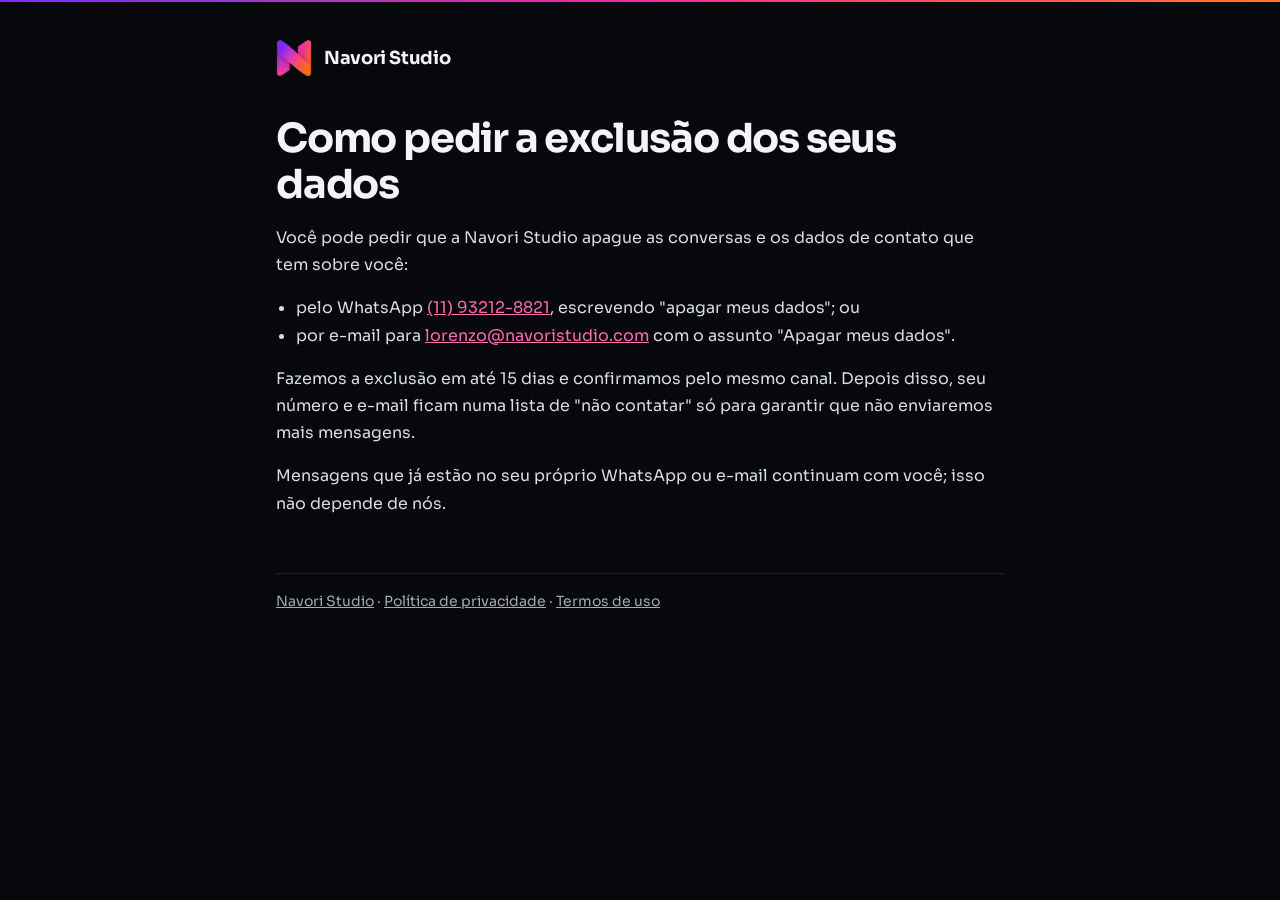
<file: exclusao-de-dados.html>
<!doctype html>
<html lang="pt-BR">
<head>
<meta charset="utf-8">
<meta name="viewport" content="width=device-width,initial-scale=1">
<title>Exclusão de Dados · Navori Studio</title>
<link rel="icon" href="img/favicon-32.png" sizes="32x32">
<link rel="stylesheet" href="style.css">
</head>
<body>
<main>
  <header><img src="img/mark.webp" width="36" height="36" alt=""><a href="./">Navori Studio</a></header>
  <h1>Como pedir a exclusão dos seus dados</h1>
  <p>Você pode pedir que a Navori Studio apague as conversas e os dados de contato que tem sobre você:</p>
  <ul>
    <li>pelo WhatsApp <a href="https://wa.me/5511932128821">(11) 93212-8821</a>, escrevendo "apagar meus dados"; ou</li>
    <li>por e-mail para <a href="mailto:lorenzo@navoristudio.com?subject=Apagar%20meus%20dados">lorenzo@navoristudio.com</a>
    com o assunto "Apagar meus dados".</li>
  </ul>
  <p>Fazemos a exclusão em até 15 dias e confirmamos pelo mesmo canal. Depois disso, seu número e e-mail ficam
  numa lista de "não contatar" só para garantir que não enviaremos mais mensagens.</p>
  <p>Mensagens que já estão no seu próprio WhatsApp ou e-mail continuam com você; isso não depende de nós.</p>
  <footer><a href="./">Navori Studio</a> · <a href="privacidade.html">Política de privacidade</a> · <a href="termos.html">Termos de uso</a></footer>
</main>
</body>
</html>
</file>
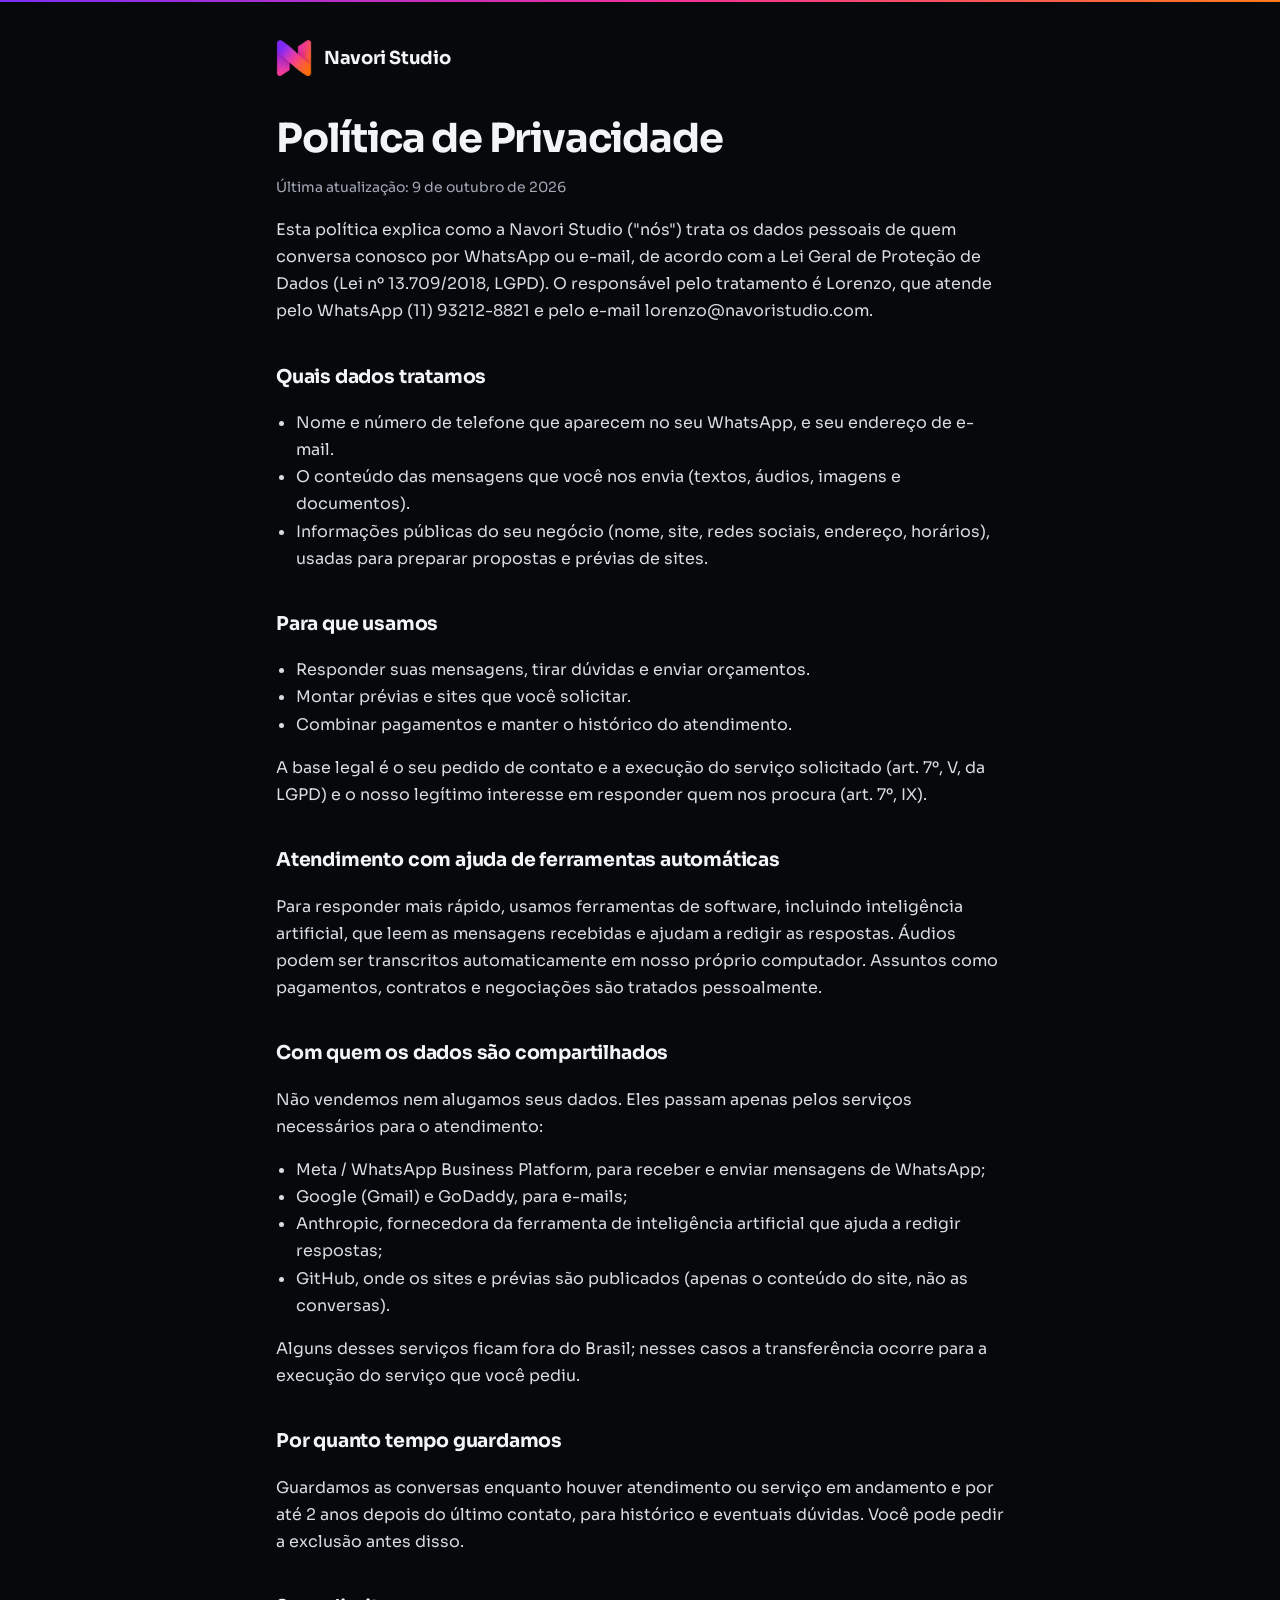
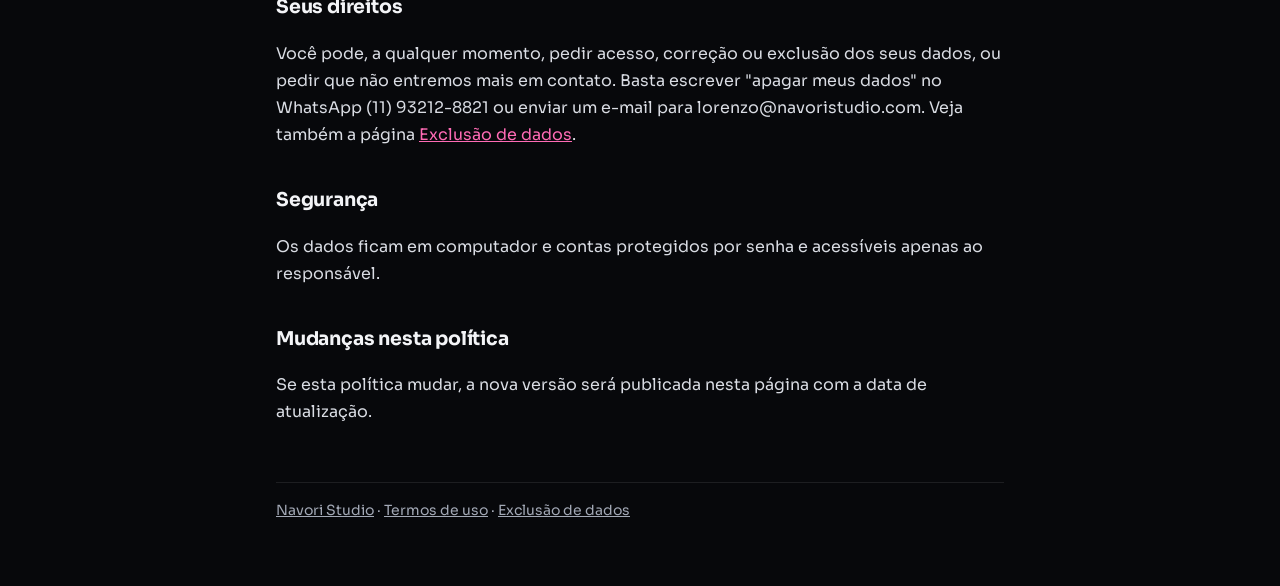
<file: privacidade.html>
<!doctype html>
<html lang="pt-BR">
<head>
<meta charset="utf-8">
<meta name="viewport" content="width=device-width,initial-scale=1">
<title>Política de Privacidade · Navori Studio</title>
<link rel="icon" href="img/favicon-32.png" sizes="32x32">
<link rel="stylesheet" href="style.css">
</head>
<body>
<main>
  <header><img src="img/mark.webp" width="36" height="36" alt=""><a href="./">Navori Studio</a></header>
  <h1>Política de Privacidade</h1>
  <p class="muted">Última atualização: 9 de outubro de 2026</p>

  <p>Esta política explica como a Navori Studio ("nós") trata os dados pessoais de quem conversa conosco por WhatsApp
  ou e-mail, de acordo com a Lei Geral de Proteção de Dados (Lei nº 13.709/2018, LGPD). O responsável pelo tratamento
  é Lorenzo, que atende pelo WhatsApp (11) 93212-8821 e pelo e-mail lorenzo@navoristudio.com.</p>

  <h2>Quais dados tratamos</h2>
  <ul>
    <li>Nome e número de telefone que aparecem no seu WhatsApp, e seu endereço de e-mail.</li>
    <li>O conteúdo das mensagens que você nos envia (textos, áudios, imagens e documentos).</li>
    <li>Informações públicas do seu negócio (nome, site, redes sociais, endereço, horários), usadas para preparar
    propostas e prévias de sites.</li>
  </ul>

  <h2>Para que usamos</h2>
  <ul>
    <li>Responder suas mensagens, tirar dúvidas e enviar orçamentos.</li>
    <li>Montar prévias e sites que você solicitar.</li>
    <li>Combinar pagamentos e manter o histórico do atendimento.</li>
  </ul>
  <p>A base legal é o seu pedido de contato e a execução do serviço solicitado (art. 7º, V, da LGPD) e o nosso
  legítimo interesse em responder quem nos procura (art. 7º, IX).</p>

  <h2>Atendimento com ajuda de ferramentas automáticas</h2>
  <p>Para responder mais rápido, usamos ferramentas de software, incluindo inteligência artificial, que leem as
  mensagens recebidas e ajudam a redigir as respostas. Áudios podem ser transcritos automaticamente em nosso
  próprio computador. Assuntos como pagamentos, contratos e negociações são tratados pessoalmente.</p>

  <h2>Com quem os dados são compartilhados</h2>
  <p>Não vendemos nem alugamos seus dados. Eles passam apenas pelos serviços necessários para o atendimento:</p>
  <ul>
    <li>Meta / WhatsApp Business Platform, para receber e enviar mensagens de WhatsApp;</li>
    <li>Google (Gmail) e GoDaddy, para e-mails;</li>
    <li>Anthropic, fornecedora da ferramenta de inteligência artificial que ajuda a redigir respostas;</li>
    <li>GitHub, onde os sites e prévias são publicados (apenas o conteúdo do site, não as conversas).</li>
  </ul>
  <p>Alguns desses serviços ficam fora do Brasil; nesses casos a transferência ocorre para a execução do serviço
  que você pediu.</p>

  <h2>Por quanto tempo guardamos</h2>
  <p>Guardamos as conversas enquanto houver atendimento ou serviço em andamento e por até 2 anos depois do último
  contato, para histórico e eventuais dúvidas. Você pode pedir a exclusão antes disso.</p>

  <h2>Seus direitos</h2>
  <p>Você pode, a qualquer momento, pedir acesso, correção ou exclusão dos seus dados, ou pedir que não entremos
  mais em contato. Basta escrever "apagar meus dados" no WhatsApp (11) 93212-8821 ou enviar um e-mail para
  lorenzo@navoristudio.com. Veja também a página <a href="exclusao-de-dados.html">Exclusão de dados</a>.</p>

  <h2>Segurança</h2>
  <p>Os dados ficam em computador e contas protegidos por senha e acessíveis apenas ao responsável.</p>

  <h2>Mudanças nesta política</h2>
  <p>Se esta política mudar, a nova versão será publicada nesta página com a data de atualização.</p>

  <footer><a href="./">Navori Studio</a> · <a href="termos.html">Termos de uso</a> · <a href="exclusao-de-dados.html">Exclusão de dados</a></footer>
</main>
</body>
</html>
</file>
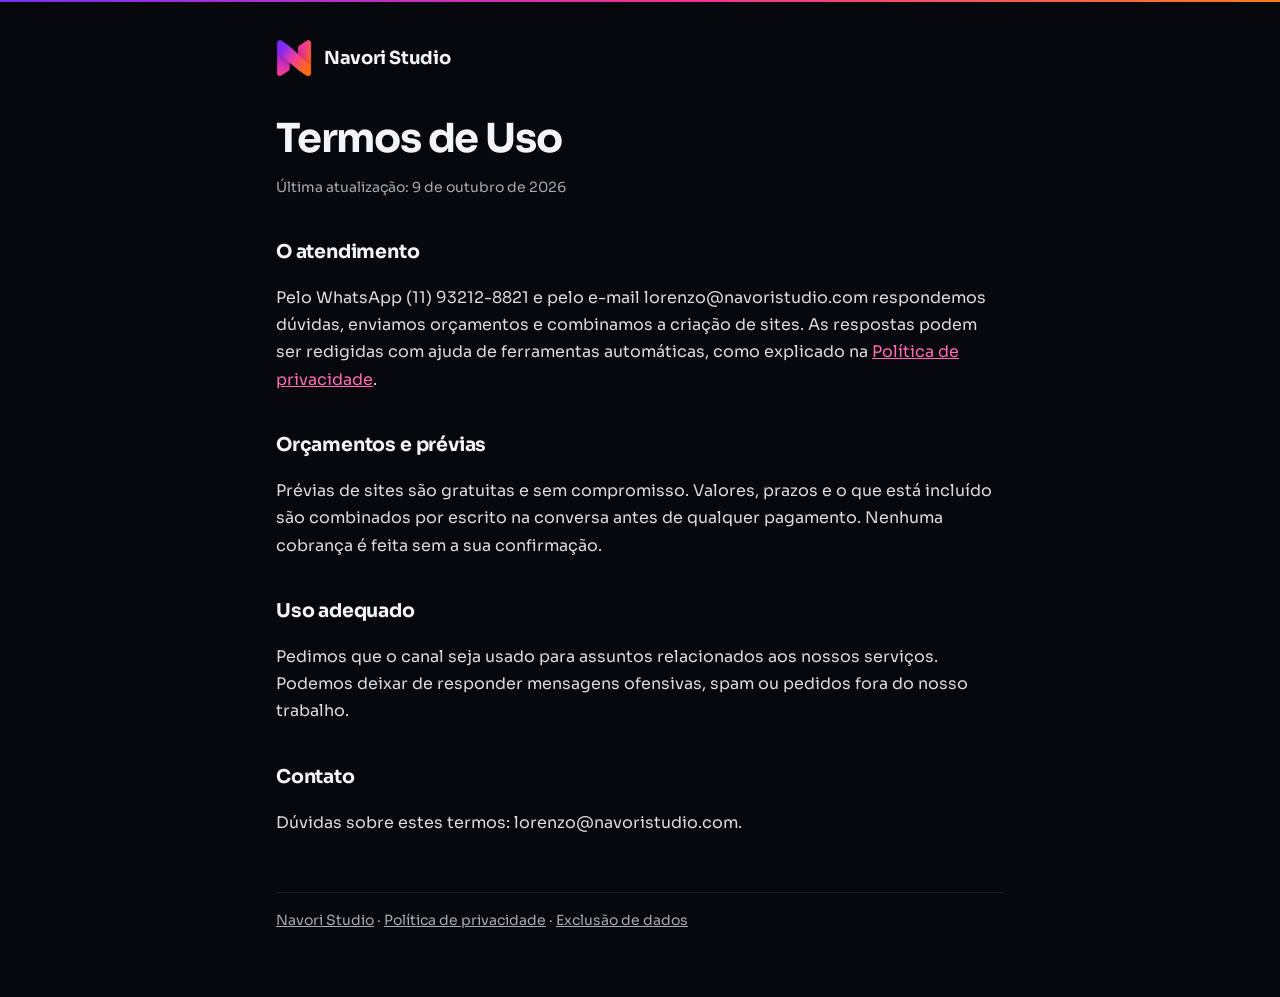
<file: termos.html>
<!doctype html>
<html lang="pt-BR">
<head>
<meta charset="utf-8">
<meta name="viewport" content="width=device-width,initial-scale=1">
<title>Termos de Uso · Navori Studio</title>
<link rel="icon" href="img/favicon-32.png" sizes="32x32">
<link rel="stylesheet" href="style.css">
</head>
<body>
<main>
  <header><img src="img/mark.webp" width="36" height="36" alt=""><a href="./">Navori Studio</a></header>
  <h1>Termos de Uso</h1>
  <p class="muted">Última atualização: 9 de outubro de 2026</p>
  <h2>O atendimento</h2>
  <p>Pelo WhatsApp (11) 93212-8821 e pelo e-mail lorenzo@navoristudio.com respondemos dúvidas, enviamos orçamentos
  e combinamos a criação de sites. As respostas podem ser redigidas com ajuda de ferramentas automáticas,
  como explicado na <a href="privacidade.html">Política de privacidade</a>.</p>
  <h2>Orçamentos e prévias</h2>
  <p>Prévias de sites são gratuitas e sem compromisso. Valores, prazos e o que está incluído são combinados por
  escrito na conversa antes de qualquer pagamento. Nenhuma cobrança é feita sem a sua confirmação.</p>
  <h2>Uso adequado</h2>
  <p>Pedimos que o canal seja usado para assuntos relacionados aos nossos serviços. Podemos deixar de responder
  mensagens ofensivas, spam ou pedidos fora do nosso trabalho.</p>
  <h2>Contato</h2>
  <p>Dúvidas sobre estes termos: lorenzo@navoristudio.com.</p>
  <footer><a href="./">Navori Studio</a> · <a href="privacidade.html">Política de privacidade</a> · <a href="exclusao-de-dados.html">Exclusão de dados</a></footer>
</main>
</body>
</html>
</file>
<file: style.css>
/* Páginas legais — mesma identidade do site principal */
@font-face{font-family:"Sora";src:url(assets/fonts/sora.woff2) format("woff2");font-weight:400 800;font-display:swap}
:root{--bg:#07080b;--card:rgba(255,255,255,.035);--text:#f3f4f7;--muted:#a3a9b6;--accent:#ff6bb5;--line:rgba(255,255,255,.09);--grad:linear-gradient(110deg,#7b2ff7,#f2309a 52%,#ff7a1a)}
*{box-sizing:border-box}
body{margin:0;background:var(--bg);color:var(--text);font:16px/1.7 "Sora",system-ui,-apple-system,"Segoe UI",Roboto,sans-serif;-webkit-font-smoothing:antialiased}
body::before{content:"";position:fixed;inset:0 0 auto;height:2px;background:var(--grad)}
main{max-width:760px;margin:0 auto;padding:40px 16px 64px}
header{display:flex;align-items:center;gap:12px;margin-bottom:40px}
header img{width:36px;height:36px}
header a{color:var(--text);text-decoration:none;font-weight:700;font-size:18px;letter-spacing:-.02em}
h1{font-size:clamp(28px,5vw,40px);line-height:1.15;letter-spacing:-.03em;margin:0 0 8px}
h2{font-size:19px;margin:36px 0 8px;letter-spacing:-.01em}
p,li{color:#d9dce3}
.muted{color:var(--muted);font-size:14px}
a{color:var(--accent)}
ul{padding-left:20px}
.card{background:var(--card);border:1px solid var(--line);border-radius:16px;padding:20px;margin:24px 0}
footer{margin-top:56px;padding-top:16px;border-top:1px solid var(--line);color:var(--muted);font-size:14px}
footer a{color:var(--muted)}
</file>
